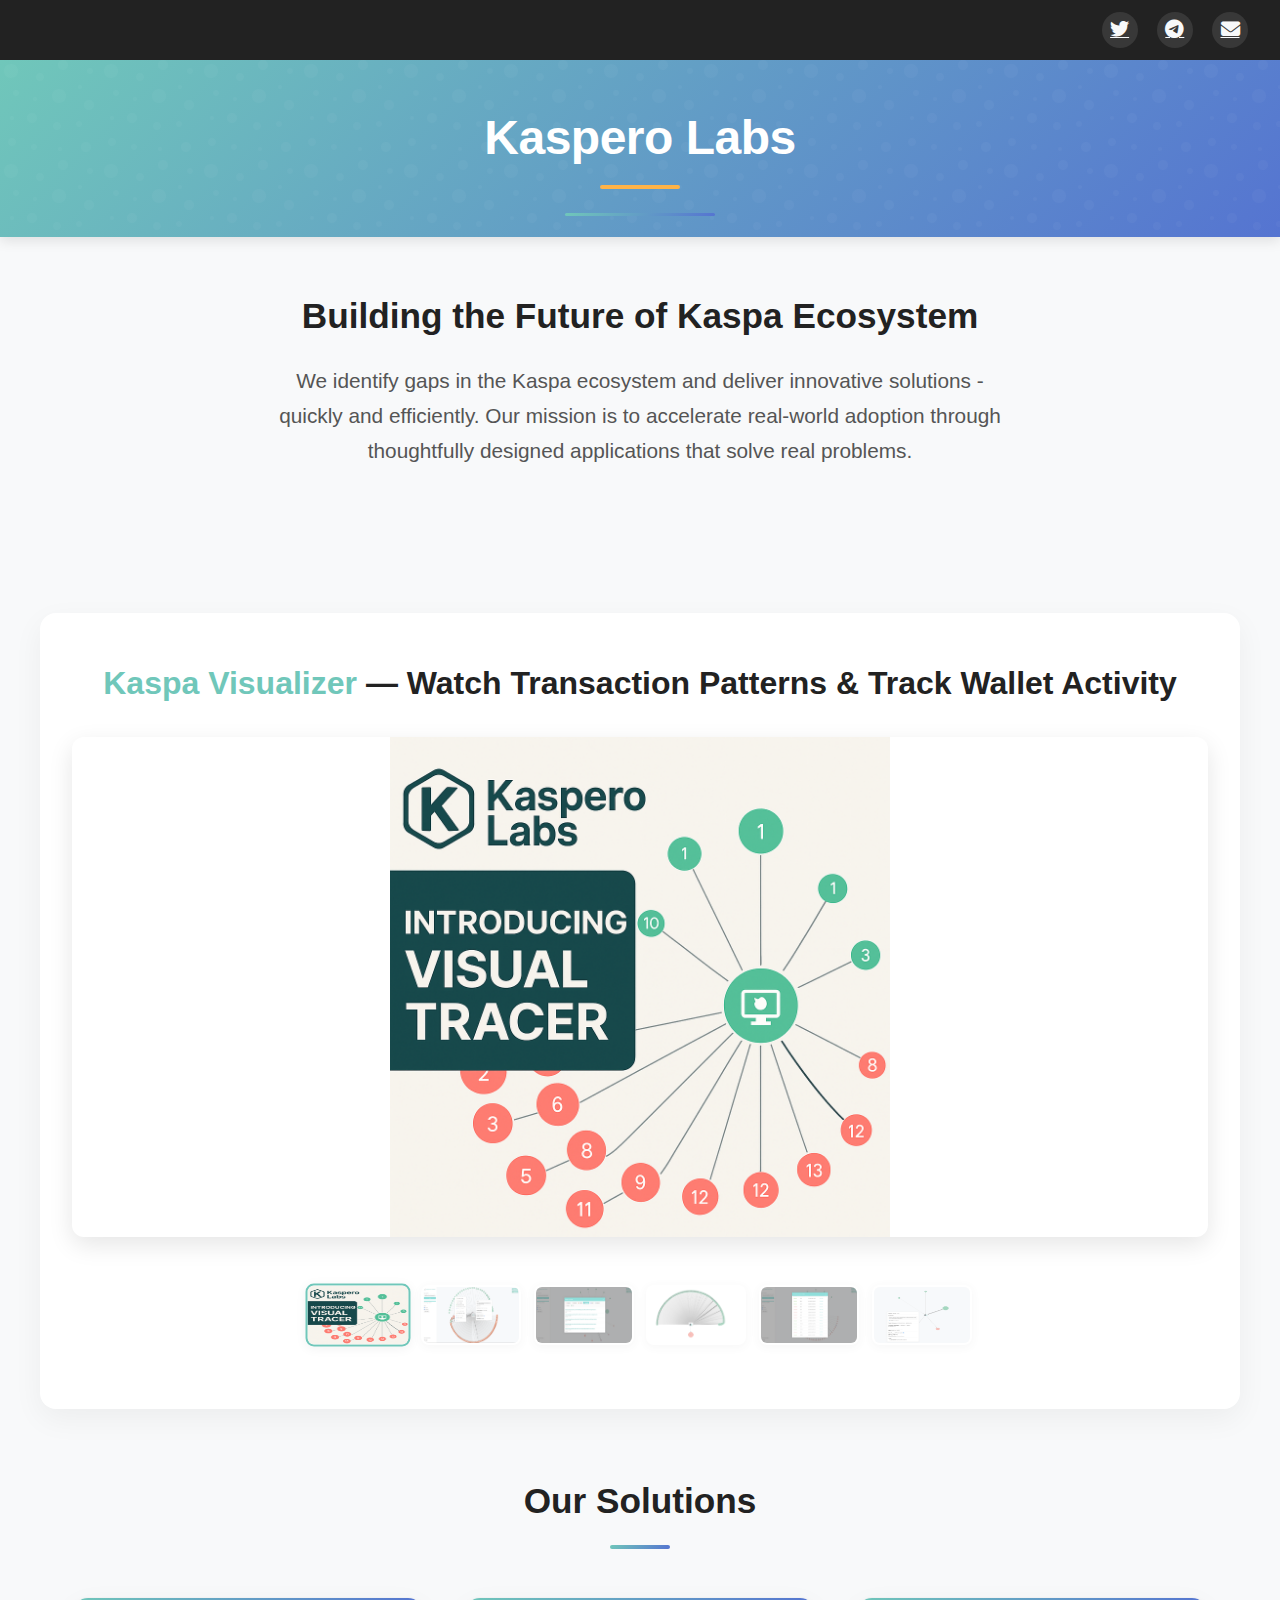
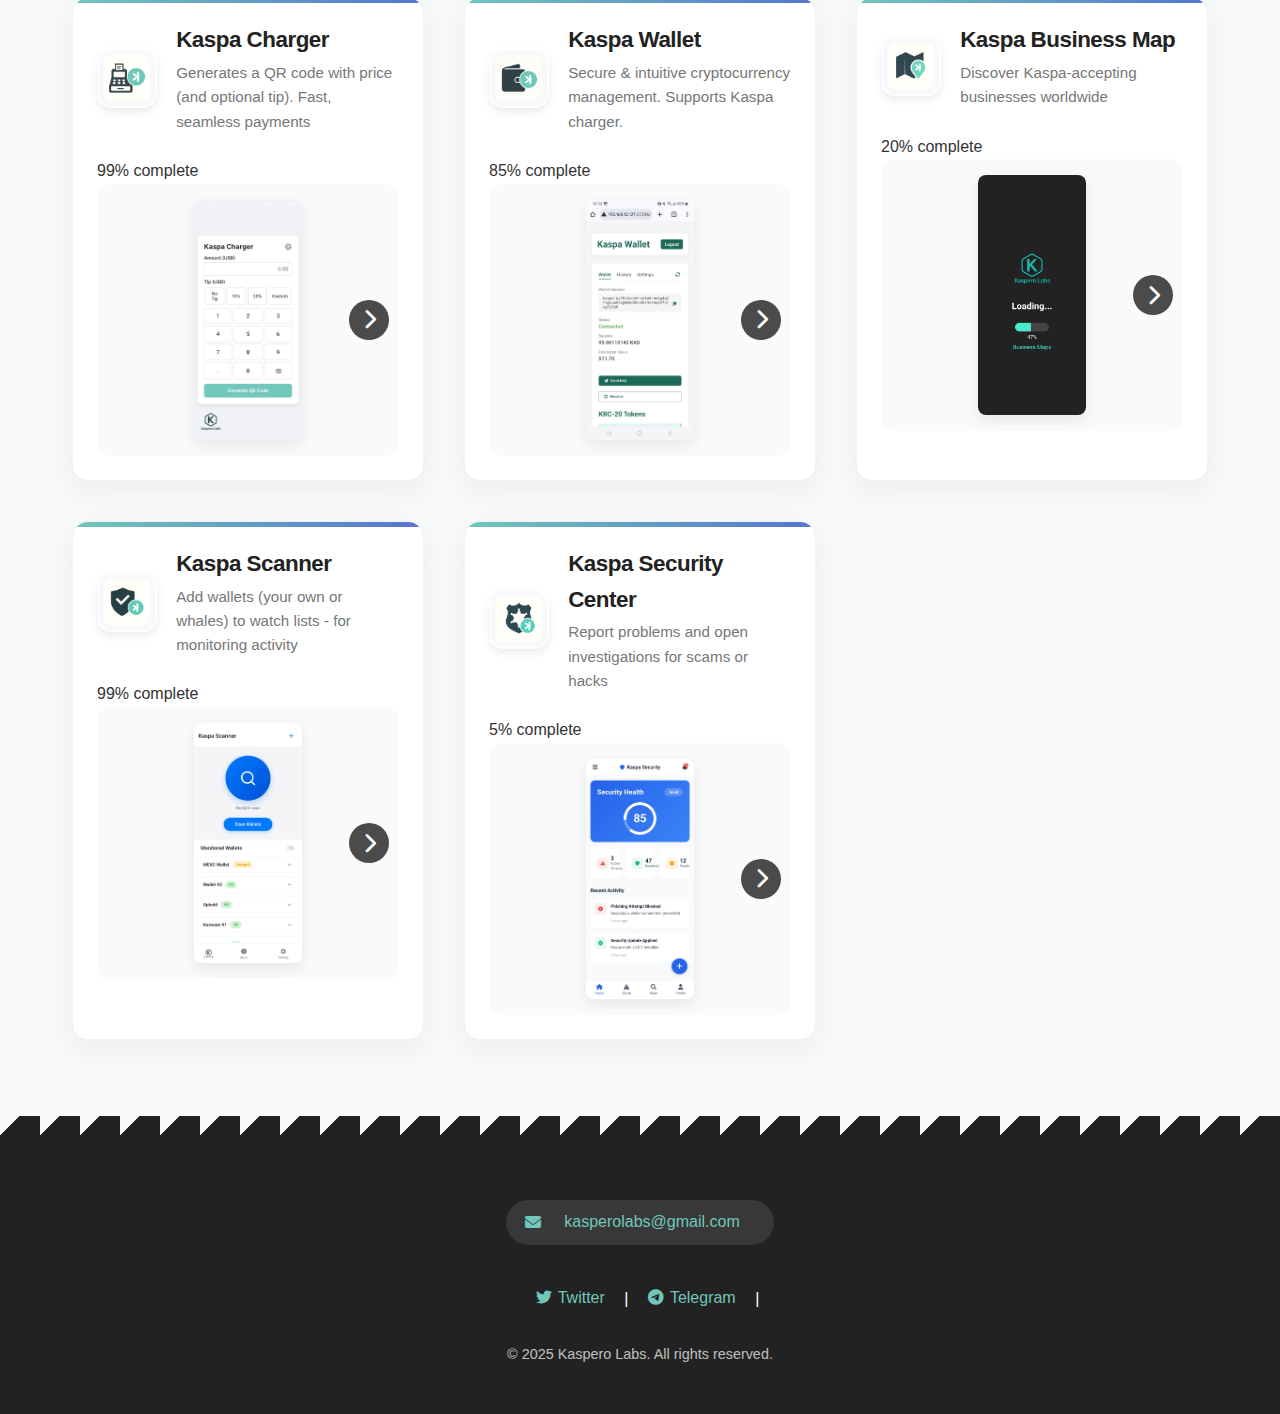
<file: index.html>
<!DOCTYPE html>
<html lang="en">
<head>
  <meta charset="UTF-8" />
  <meta name="viewport" content="width=device-width, initial-scale=1.0"/>
  <title>Kaspero Labs | Building for the kaspa end-user</title>
  <link rel="stylesheet" href="https://cdnjs.cloudflare.com/ajax/libs/font-awesome/6.4.0/css/all.min.css">
  <link rel="stylesheet" href="styles.css">
  
<!-- Google tag (gtag.js) -->
<script async src="https://www.googletagmanager.com/gtag/js?id=G-JQ4XJXW6HC"></script>
<script>
  window.dataLayer = window.dataLayer || [];
  function gtag(){dataLayer.push(arguments);}
  gtag('js', new Date());

  gtag('config', 'G-JQ4XJXW6HC');
</script>

</head>
<body>

<div class="top-bar">
  <div class="social-icons">
    <a href="https://x.com/KasperoLabs" target="_blank" rel="noopener noreferrer"><i class="fab fa-twitter"></i></a>
    <a href="https://t.me/+Hqaj7g7TL_gwYjU5" target="_blank" rel="noopener noreferrer"><i class="fab fa-telegram"></i></a>
    <a href="mailto:kasperolabs@gmail.com" target="_blank" rel="noopener noreferrer"><i class="fas fa-envelope"></i></a>
  </div>
</div>

<header>
  <h1>Kaspero Labs</h1>
</header>

<section class="intro">
  <h2>Building the Future of Kaspa Ecosystem</h2>
  <p>We identify gaps in the Kaspa ecosystem and deliver innovative solutions - quickly and efficiently. Our mission is to accelerate real-world adoption through thoughtfully designed applications that solve real problems.</p>
  <!--p class="collab-text">We are actively seeking collaborations with like-minded individuals and teams who share our passion for advancing the Kaspa ecosystem. If you're building in this space, let's connect and explore possibilities together.</p-->
</section>

<section class="tracer-section">
  <h2><span>Kaspa Visualizer</span> — Watch Transaction Patterns & Track Wallet Activity</h2>
  <img id="tracer-main" class="main-image" src="images/tracer1.png" alt="Tracer Screenshot">
  <div class="thumbnail-bar" id="tracer-thumbs">
    <img src="images/tracer1.png" onclick="selectTracer(0)" class="active" alt="Tracer Interface">
    <img src="images/tracer2.png" onclick="selectTracer(1)" alt="Tracer Network View">
    <img src="images/tracer3.png" onclick="selectTracer(2)" alt="Tracer Analytics">
    <img src="images/tracer4.png" onclick="selectTracer(3)" alt="Tracer Details">
    <img src="images/tracer5.png" onclick="selectTracer(4)" alt="Tracer Advanced View">
    <img src="images/tracer6.png" onclick="selectTracer(5)" alt="Tracer Dashboard">
  </div>
</section>

<h2 class="section-title">Our Solutions</h2>
<div class="apps-grid" id="apps-container"></div>


<footer id="contact">
  <div class="contact-email">
    <i class="fas fa-envelope"></i>
    <a href="mailto:kasperolabs@gmail.com" target="_blank" rel="noopener noreferrer">kasperolabs@gmail.com</a>
  </div>
  
  <div class="social-links">
    <a href="https://x.com/KasperoLabs" target="_blank" rel="noopener noreferrer"><i class="fab fa-twitter"></i> Twitter</a> | 
    <a href="https://t.me/+Hqaj7g7TL_gwYjU5" target="_blank" rel="noopener noreferrer"><i class="fab fa-telegram"></i> Telegram</a> | 
    <!-- <a href="#" target="_blank" rel="noopener noreferrer"><i class="fab fa-google-play"></i> Google Play (coming soon)</a> -->
  </div>
  
  <p class="copyright">© 2025 Kaspero Labs. All rights reserved.</p>
</footer>

<script src="script.js"></script>
</body>
</html>
</file>
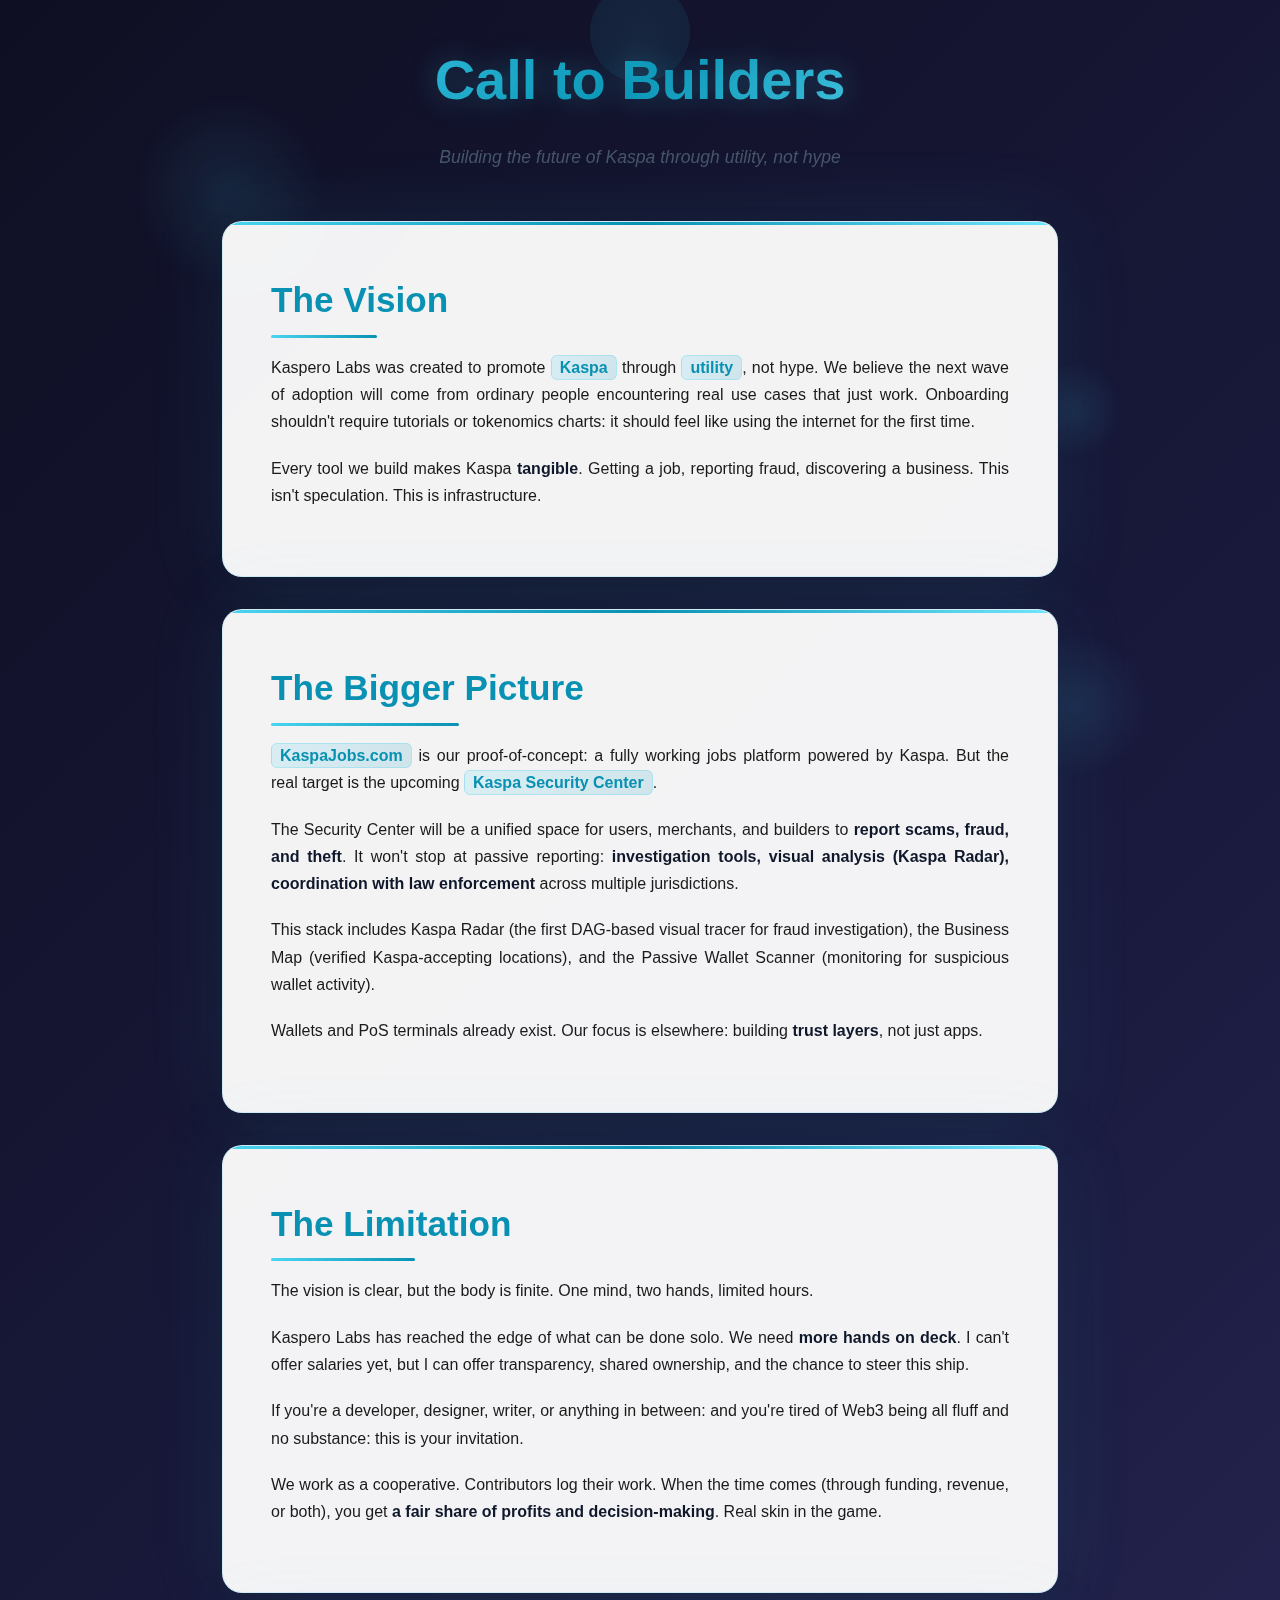
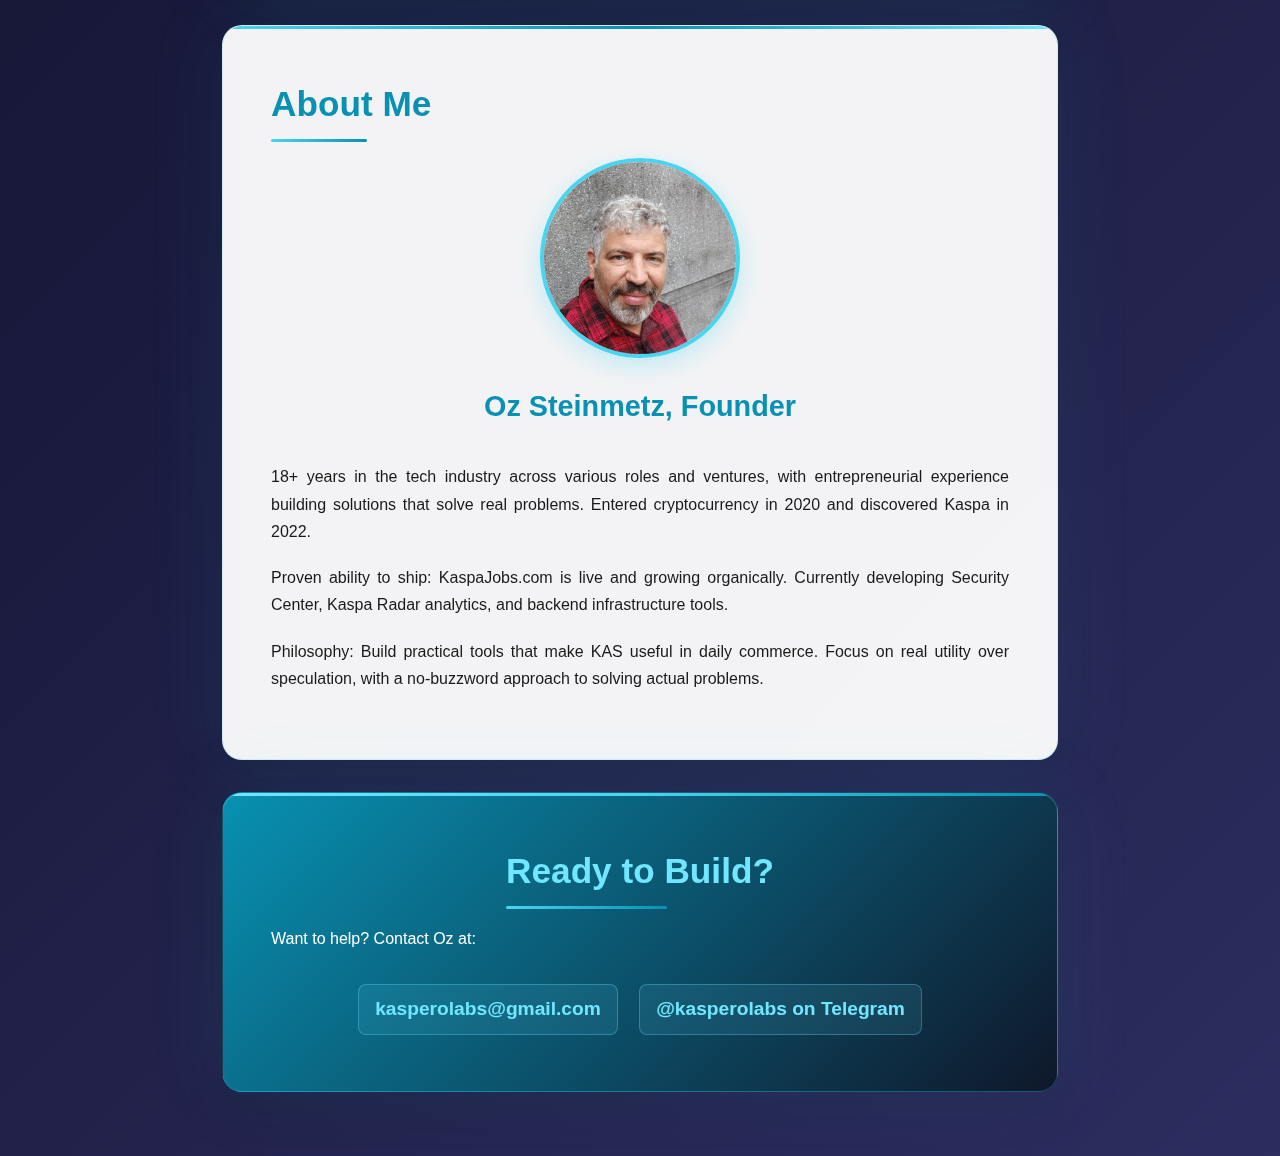
<file: call_to_builders.html>
<!DOCTYPE html>
<html lang="en">
<head>
    <meta charset="UTF-8">
    <meta name="viewport" content="width=device-width, initial-scale=1.0">
    <title>Call to Builders - Kaspero Labs</title>
    <style>
        * {
            margin: 0;
            padding: 0;
            box-sizing: border-box;
        }
        
        body {
            font-family: 'Inter', 'Segoe UI', Tahoma, Geneva, Verdana, sans-serif;
            line-height: 1.7;
            color: #1a1a1a;
            background: linear-gradient(135deg, #0f0f23 0%, #1a1a3e 50%, #2d2d5f 100%);
            min-height: 100vh;
            overflow-x: hidden;
        }
        
        .container {
            max-width: 900px;
            margin: 0 auto;
            padding: 2rem;
            position: relative;
        }
        
        .header {
            text-align: center;
            margin-bottom: 3rem;
            position: relative;
        }
        
        .header::before {
            content: '';
            position: absolute;
            top: -50px;
            left: 50%;
            transform: translateX(-50%);
            width: 100px;
            height: 100px;
            background: radial-gradient(circle, #49d4f0 0%, #0891b2 100%);
            border-radius: 50%;
            opacity: 0.1;
            animation: pulse 3s ease-in-out infinite;
        }
        
        @keyframes pulse {
            0%, 100% { transform: translateX(-50%) scale(1); opacity: 0.1; }
            50% { transform: translateX(-50%) scale(1.1); opacity: 0.2; }
        }
        
        .main-title {
            font-size: 3.5rem;
            font-weight: 800;
            background: linear-gradient(135deg, #49d4f0 0%, #0891b2 50%, #70e6ff 100%);
            -webkit-background-clip: text;
            -webkit-text-fill-color: transparent;
            background-clip: text;
            margin-bottom: 1rem;
            text-shadow: 0 0 30px rgba(73, 212, 240, 0.3);
        }
        
        .content-card {
            background: rgba(255, 255, 255, 0.95);
            backdrop-filter: blur(20px);
            border-radius: 20px;
            padding: 3rem;
            margin-bottom: 2rem;
            box-shadow: 
                0 20px 40px rgba(0, 0, 0, 0.1),
                0 0 80px rgba(73, 212, 240, 0.1),
                inset 0 1px 0 rgba(255, 255, 255, 0.2);
            border: 1px solid rgba(73, 212, 240, 0.2);
            position: relative;
            overflow: hidden;
        }
        
        .content-card::before {
            content: '';
            position: absolute;
            top: 0;
            left: 0;
            right: 0;
            height: 3px;
            background: linear-gradient(90deg, #49d4f0, #0891b2, #70e6ff);
        }
        
        .section-title {
            font-size: 2.2rem;
            font-weight: 700;
            color: #0891b2;
            margin-bottom: 1.5rem;
            position: relative;
            display: inline-block;
        }
        
        .section-title::after {
            content: '';
            position: absolute;
            bottom: -8px;
            left: 0;
            width: 60%;
            height: 3px;
            background: linear-gradient(90deg, #49d4f0, #0891b2);
            border-radius: 2px;
        }
        
        .highlight {
            background: linear-gradient(120deg, rgba(73, 212, 240, 0.15) 0%, rgba(8, 145, 178, 0.15) 100%);
            padding: 0.2em 0.5em;
            border-radius: 6px;
            font-weight: 600;
            color: #0891b2;
            border: 1px solid rgba(73, 212, 240, 0.3);
        }
        
        .strong-text {
            font-weight: 700;
            color: #0f172a;
        }
        
        .contact-section {
            background: linear-gradient(135deg, #0891b2 0%, #0f172a 100%);
            color: white;
            text-align: center;
            position: relative;
            overflow: hidden;
        }
        
        .contact-section::before {
            background: linear-gradient(90deg, #70e6ff, #49d4f0, #0891b2);
        }
        
        .contact-info {
            font-size: 1.2rem;
            margin-top: 1.5rem;
        }
        
        .email-link, .telegram-link {
            color: #70e6ff;
            text-decoration: none;
            font-weight: 600;
            padding: 0.5rem 1rem;
            border-radius: 8px;
            background: rgba(112, 230, 255, 0.1);
            border: 1px solid rgba(112, 230, 255, 0.3);
            display: inline-block;
            margin: 0.5rem;
            transition: all 0.3s ease;
        }
        
        .email-link:hover, .telegram-link:hover {
            background: rgba(112, 230, 255, 0.2);
            transform: translateY(-2px);
            box-shadow: 0 10px 20px rgba(112, 230, 255, 0.2);
        }
        
        .floating-elements {
            position: fixed;
            top: 0;
            left: 0;
            width: 100%;
            height: 100%;
            pointer-events: none;
            z-index: -1;
        }
        
        .floating-circle {
            position: absolute;
            border-radius: 50%;
            background: radial-gradient(circle, rgba(73, 212, 240, 0.1) 0%, transparent 70%);
            animation: float 20s infinite linear;
        }
        
        .floating-circle:nth-child(1) {
            width: 200px;
            height: 200px;
            top: 10%;
            left: 10%;
            animation-delay: 0s;
        }
        
        .floating-circle:nth-child(2) {
            width: 150px;
            height: 150px;
            top: 70%;
            right: 10%;
            animation-delay: -10s;
        }
        
        .floating-circle:nth-child(3) {
            width: 100px;
            height: 100px;
            top: 40%;
            left: 80%;
            animation-delay: -5s;
        }
        
        @keyframes float {
            0%, 100% { transform: translateY(0px) rotate(0deg); }
            25% { transform: translateY(-20px) rotate(90deg); }
            50% { transform: translateY(0px) rotate(180deg); }
            75% { transform: translateY(20px) rotate(270deg); }
        }
        
        @media (max-width: 768px) {
            .container {
                padding: 1rem;
            }
            
            .main-title {
                font-size: 2.5rem;
            }
            
            .content-card {
                padding: 2rem;
            }
            
            .section-title {
                font-size: 1.8rem;
            }
        }
        
        p {
            margin-bottom: 1.2rem;
            text-align: justify;
        }
        
        .intro-text {
            font-size: 1.1rem;
            font-style: italic;
            color: #475569;
            text-align: center;
            margin-bottom: 2rem;
        }
    </style>
</head>
<body>
    <div class="floating-elements">
        <div class="floating-circle"></div>
        <div class="floating-circle"></div>
        <div class="floating-circle"></div>
    </div>
    
    <div class="container">
        <header class="header">
            <h1 class="main-title">Call to Builders</h1>
            <p class="intro-text">Building the future of Kaspa through utility, not hype</p>
        </header>
        
        <div class="content-card">
            <h2 class="section-title">The Vision</h2>
            <p>Kaspero Labs was created to promote <span class="highlight">Kaspa</span> through <span class="highlight">utility</span>, not hype. We believe the next wave of adoption will come from ordinary people encountering real use cases that just work. Onboarding shouldn't require tutorials or tokenomics charts: it should feel like using the internet for the first time.</p>
            <p>Every tool we build makes Kaspa <span class="strong-text">tangible</span>. Getting a job, reporting fraud, discovering a business. This isn't speculation. This is infrastructure.</p>
        </div>
        
        <div class="content-card">
            <h2 class="section-title">The Bigger Picture</h2>
            <p><a href="https://kaspajobs.com" class="highlight" style="text-decoration: none;" target="_blank">KaspaJobs.com</a> is our proof-of-concept: a fully working jobs platform powered by Kaspa. But the real target is the upcoming <span class="highlight">Kaspa Security Center</span>.</p>
            <p>The Security Center will be a unified space for users, merchants, and builders to <span class="strong-text">report scams, fraud, and theft</span>. It won't stop at passive reporting: <span class="strong-text">investigation tools, visual analysis (Kaspa Radar), coordination with law enforcement</span> across multiple jurisdictions.</p>
            <p>This stack includes Kaspa Radar (the first DAG-based visual tracer for fraud investigation), the Business Map (verified Kaspa-accepting locations), and the Passive Wallet Scanner (monitoring for suspicious wallet activity).</p>
            <p>Wallets and PoS terminals already exist. Our focus is elsewhere: building <span class="strong-text">trust layers</span>, not just apps.</p>
        </div>
        
        <div class="content-card">
            <h2 class="section-title">The Limitation</h2>
            <p>The vision is clear, but the body is finite. One mind, two hands, limited hours.</p>
            <p>Kaspero Labs has reached the edge of what can be done solo. We need <span class="strong-text">more hands on deck</span>. I can't offer salaries yet, but I can offer transparency, shared ownership, and the chance to steer this ship.</p>
            <p>If you're a developer, designer, writer, or anything in between: and you're tired of Web3 being all fluff and no substance: this is your invitation.</p>
            <p>We work as a cooperative. Contributors log their work. When the time comes (through funding, revenue, or both), you get <span class="strong-text">a fair share of profits and decision-making</span>. Real skin in the game.</p>
        </div>
        
        <div class="content-card">
            <h2 class="section-title">About Me</h2>
            <div style="text-align: center; margin-bottom: 2rem;">
                <img src="images/photo.jpg" style="width: 200px; height: 200px; border-radius: 50%; object-fit: cover; border: 4px solid #49d4f0; box-shadow: 0 8px 24px rgba(73, 212, 240, 0.3); margin-bottom: 1rem;">
                <h3 style="color: #0891b2; font-size: 1.8rem; margin-bottom: 1rem; font-weight: 700;">Oz Steinmetz, Founder</h3>
            </div>
            <p>18+ years in the tech industry across various roles and ventures, with entrepreneurial experience building solutions that solve real problems. Entered cryptocurrency in 2020 and discovered Kaspa in 2022.</p>
            <p>Proven ability to ship: KaspaJobs.com is live and growing organically. Currently developing Security Center, Kaspa Radar analytics, and backend infrastructure tools.</p>
            <p>Philosophy: Build practical tools that make KAS useful in daily commerce. Focus on real utility over speculation, with a no-buzzword approach to solving actual problems.</p>
        </div>
        
        <div class="content-card contact-section">
            <h2 class="section-title" style="color: #70e6ff;">Ready to Build?</h2>
            <p>Want to help? Contact Oz at:</p>
            <div class="contact-info">
                <a href="mailto:kasperolabs@gmail.com" class="email-link">kasperolabs@gmail.com</a>
                <a href="https://t.me/kasperolabs" class="telegram-link" target="_blank">@kasperolabs on Telegram</a>
            </div>
        </div>
    </div>
</body>
</html>
</file>
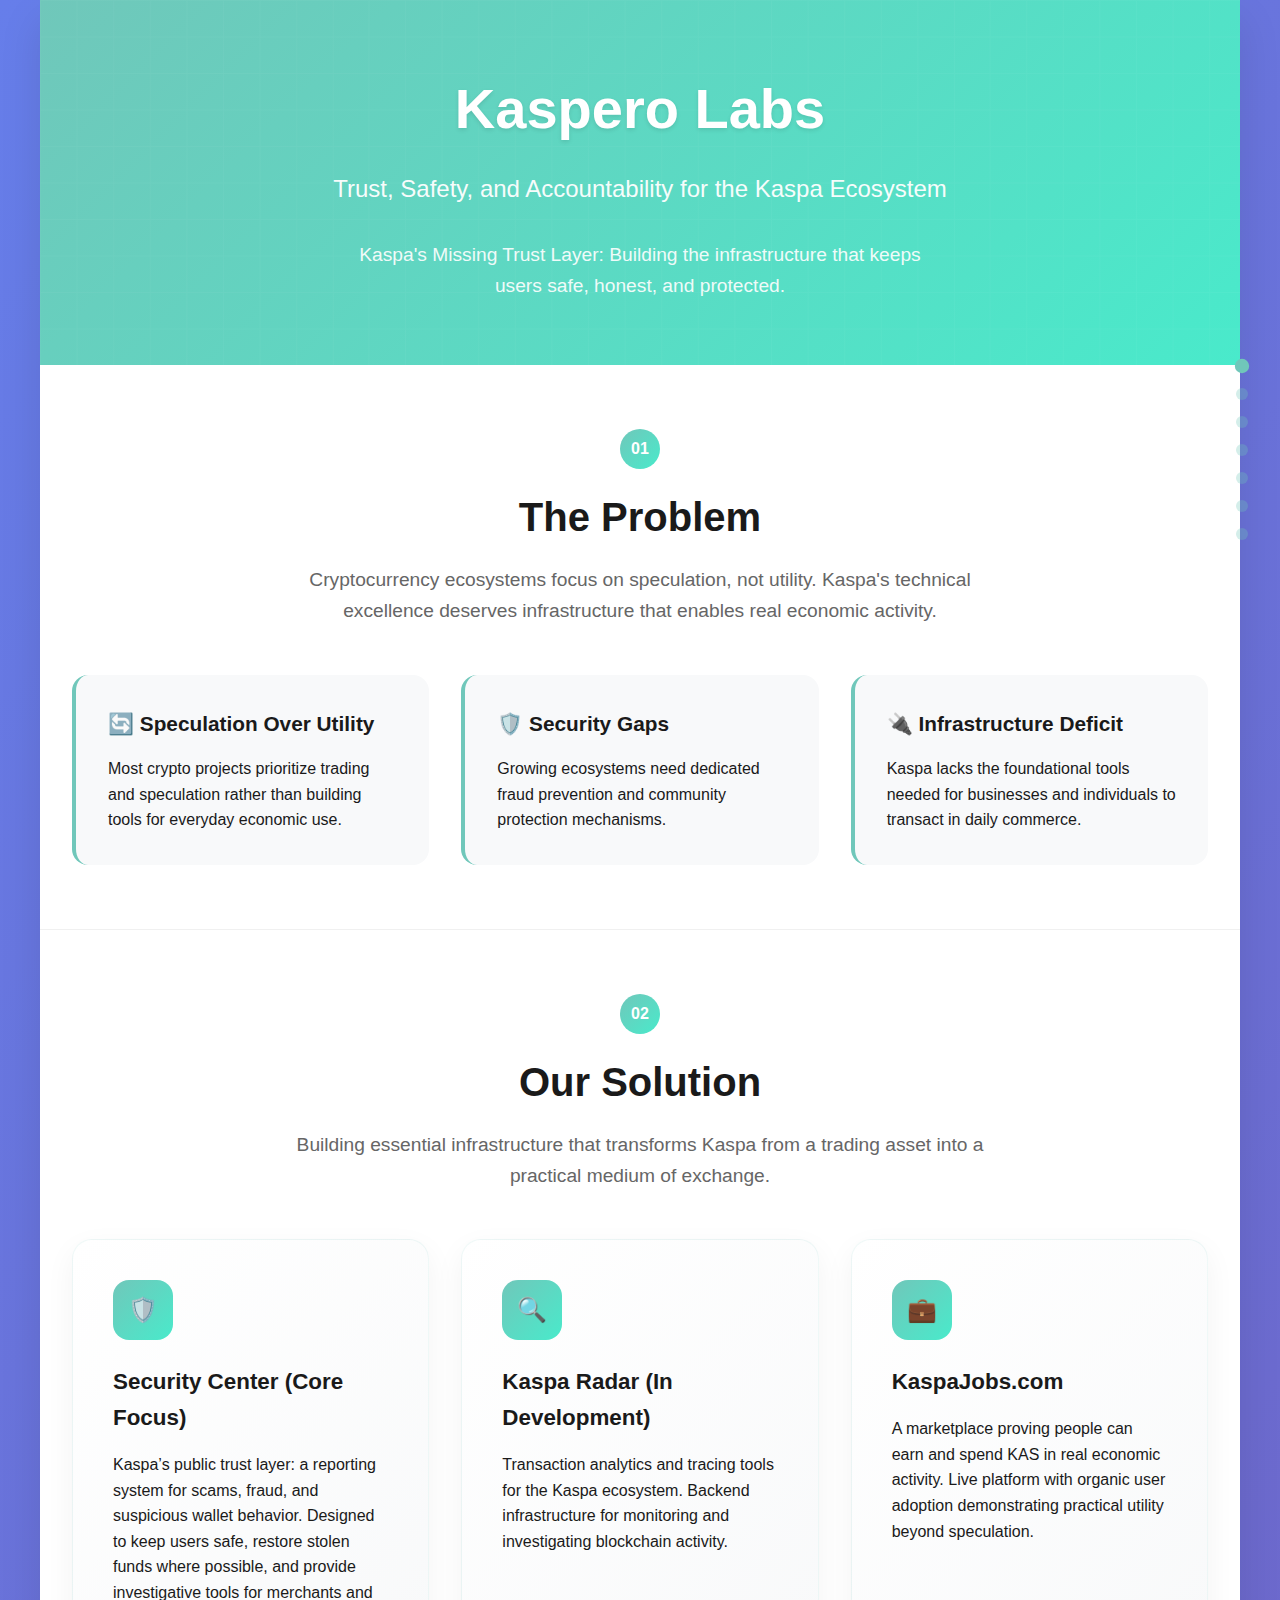
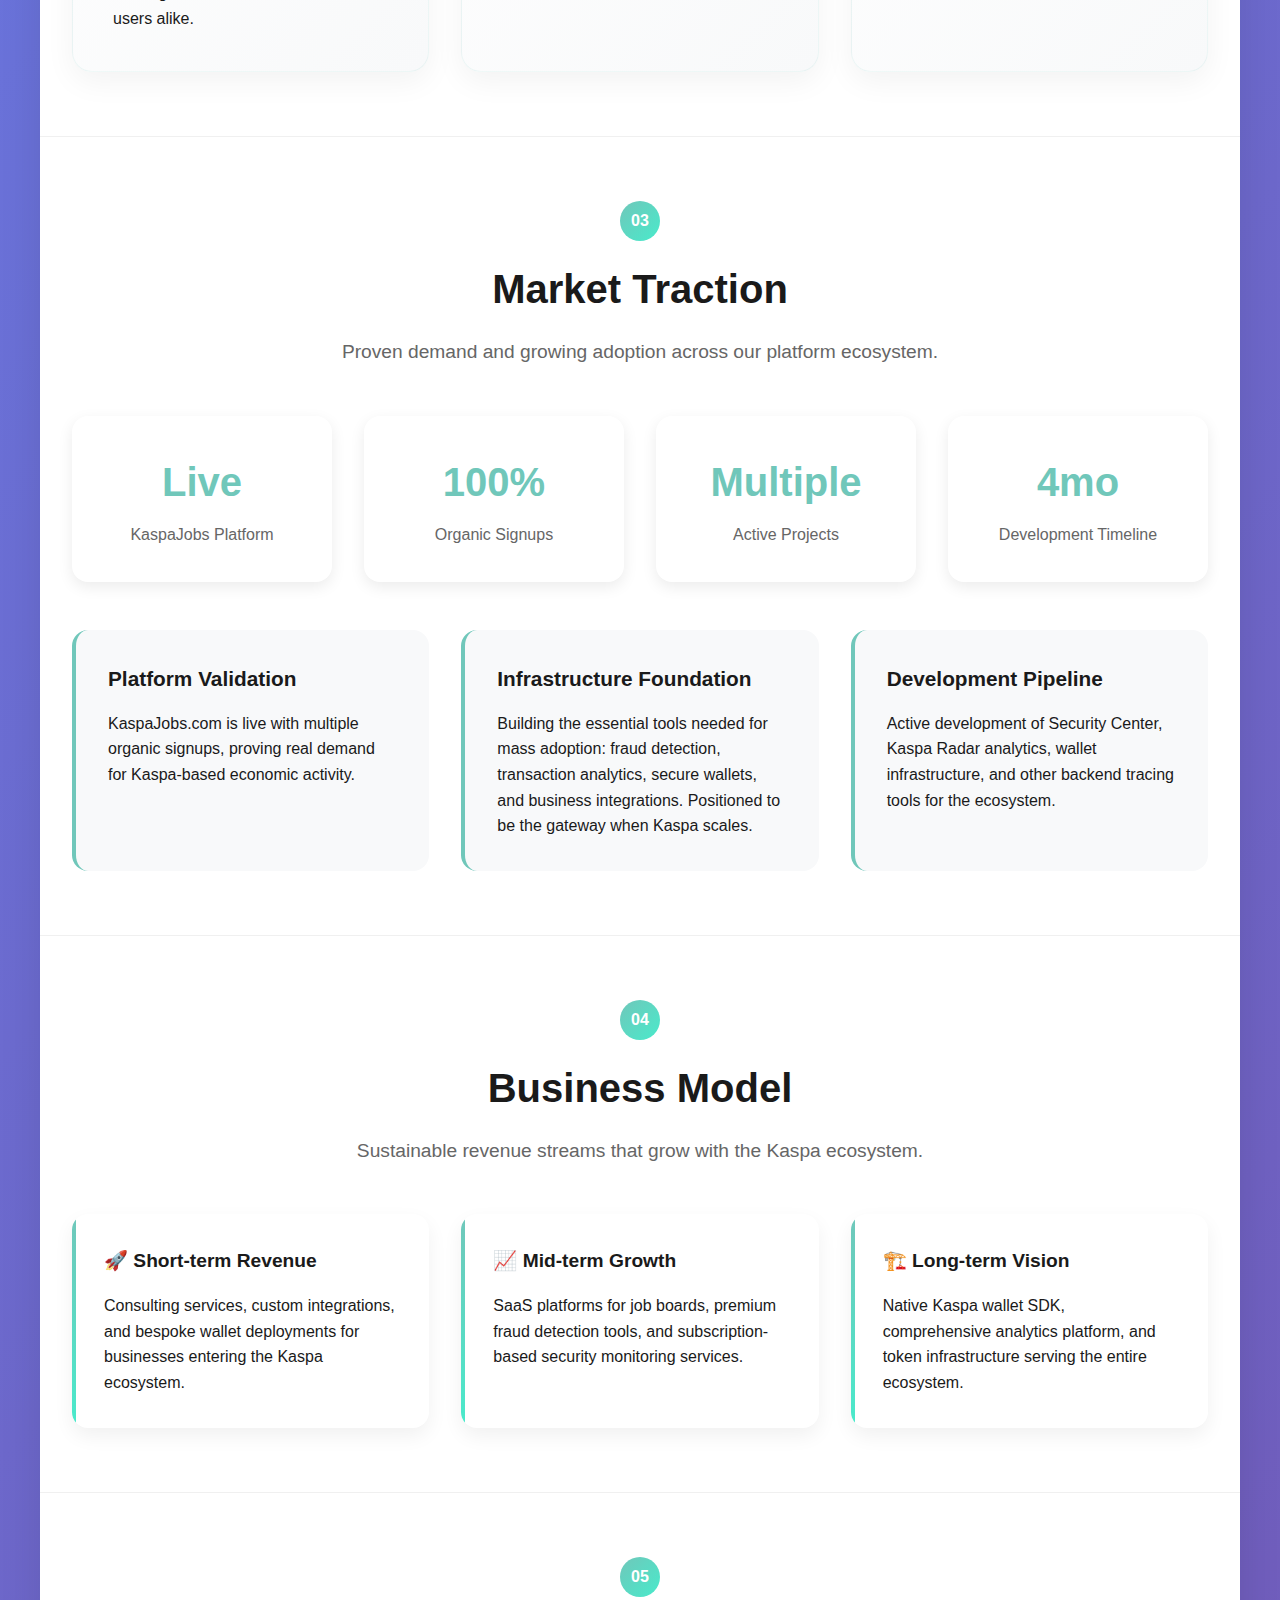
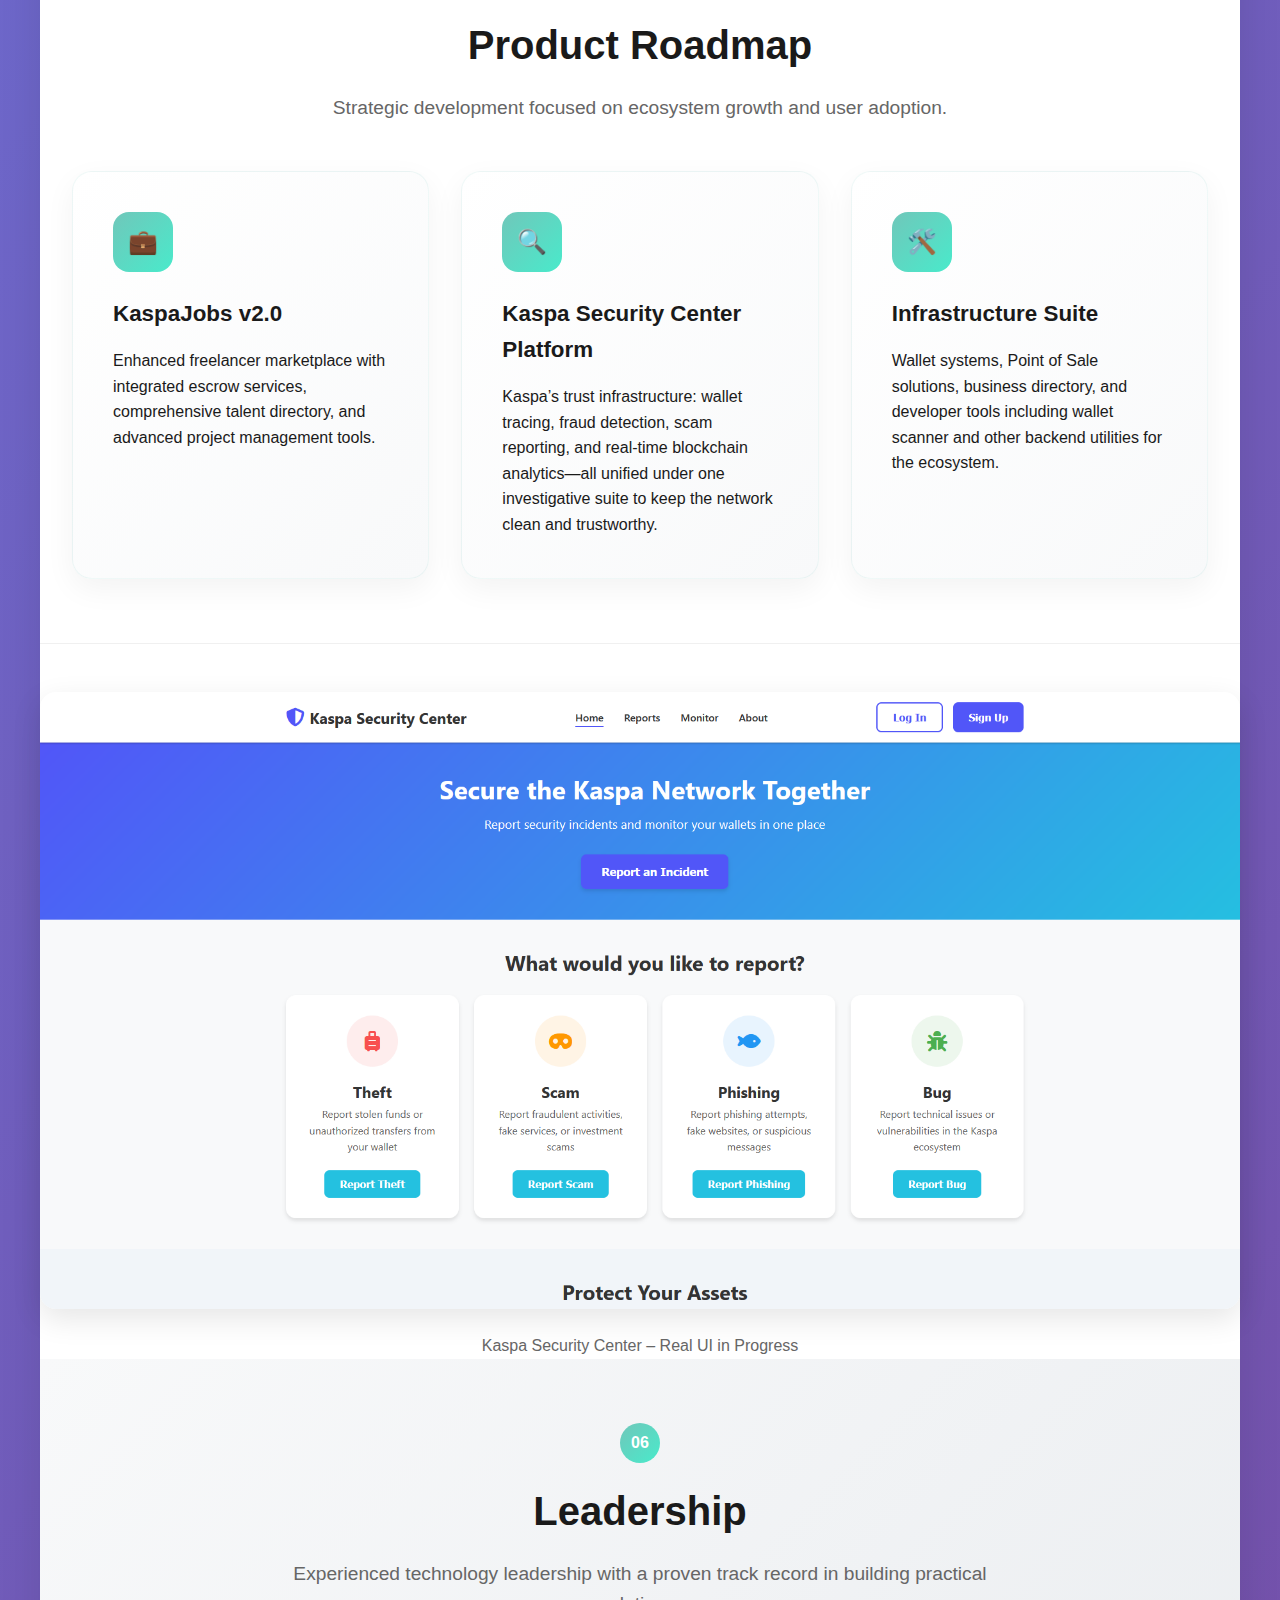
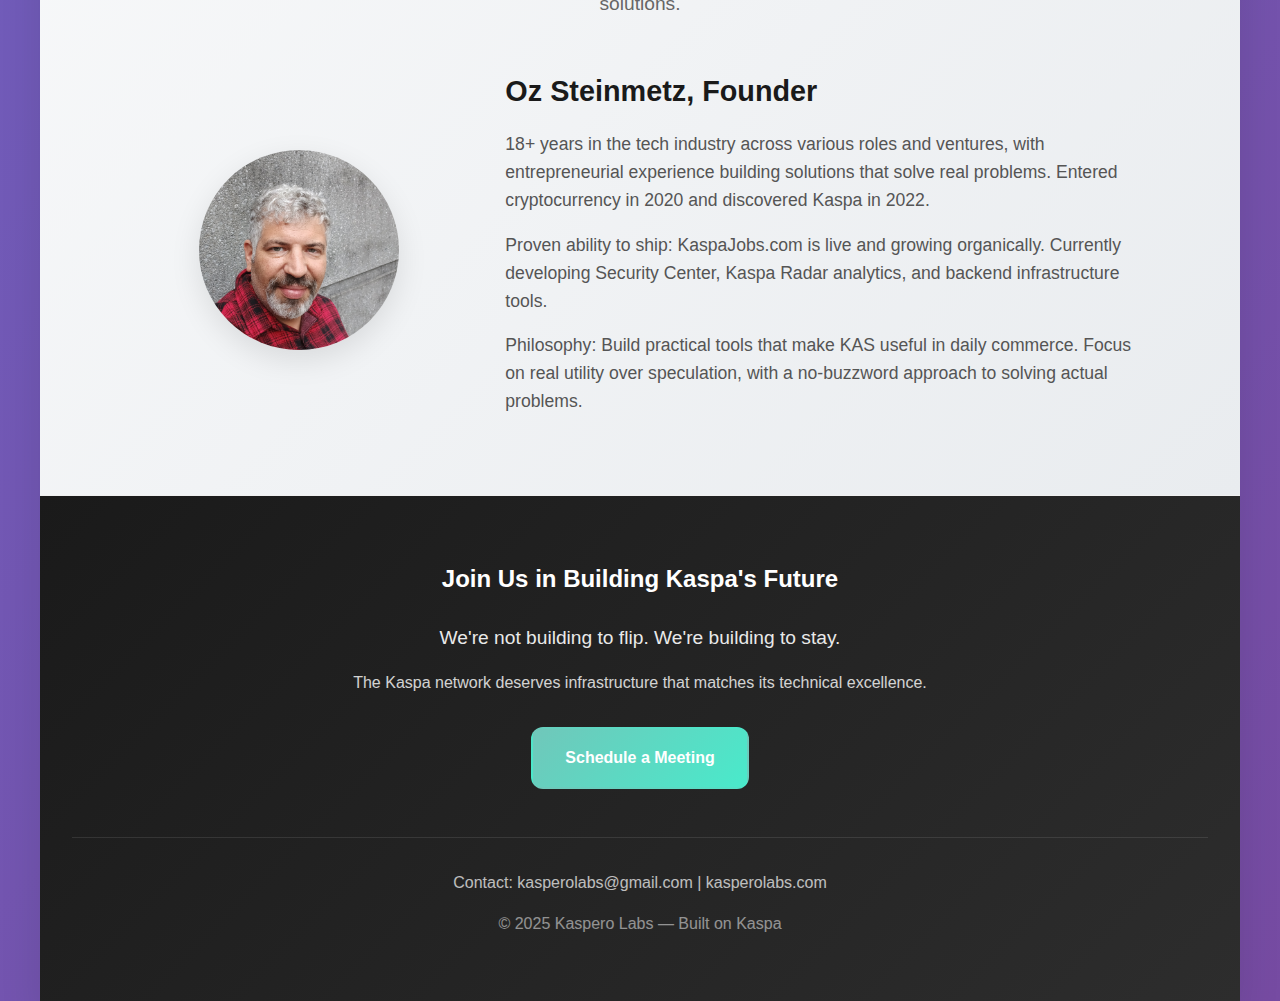
<file: kaspero-investors.html>
<!DOCTYPE html>
<html lang="en">
<head>
  <meta charset="UTF-8">
  <meta name="viewport" content="width=device-width, initial-scale=1.0">
  <title>Kaspero Labs - Investor Pitch Deck</title>
  <style>
    * {
      margin: 0;
      padding: 0;
      box-sizing: border-box;
    }

    body {
      font-family: 'Inter', -apple-system, BlinkMacSystemFont, sans-serif;
      line-height: 1.6;
      color: #1a1a1a;
      background: linear-gradient(135deg, #667eea 0%, #764ba2 100%);
      overflow-x: hidden;
    }

    .container {
      max-width: 1200px;
      margin: 0 auto;
      background: white;
      min-height: 100vh;
      box-shadow: 0 20px 40px rgba(0,0,0,0.1);
    }

    /* Hero Section */
    .hero {
      background: linear-gradient(135deg, #70C7BA 0%, #49EACB 100%);
      color: white;
      padding: 4rem 2rem;
      text-align: center;
      position: relative;
      overflow: hidden;
    }

    .hero::before {
      content: '';
      position: absolute;
      top: 0;
      left: 0;
      right: 0;
      bottom: 0;
      background: url('data:image/svg+xml,<svg xmlns="http://www.w3.org/2000/svg" viewBox="0 0 100 100"><defs><pattern id="grid" width="10" height="10" patternUnits="userSpaceOnUse"><path d="M 10 0 L 0 0 0 10" fill="none" stroke="rgba(255,255,255,0.1)" stroke-width="0.5"/></pattern></defs><rect width="100" height="100" fill="url(%23grid)"/></svg>');
      opacity: 0.3;
    }

    .hero-content {
      position: relative;
      z-index: 1;
    }

    .hero h1 {
      font-size: 3.5rem;
      font-weight: 700;
      margin-bottom: 1rem;
      text-shadow: 0 2px 4px rgba(0,0,0,0.1);
    }

    .hero .tagline {
      font-size: 1.5rem;
      opacity: 0.95;
      margin-bottom: 2rem;
      font-weight: 300;
    }

    .hero .subtitle {
      font-size: 1.2rem;
      opacity: 0.9;
      max-width: 600px;
      margin: 0 auto;
      font-weight: 400;
    }

    /* Navigation Dots */
    .nav-dots {
      position: fixed;
      right: 2rem;
      top: 50%;
      transform: translateY(-50%);
      z-index: 1000;
    }

    .nav-dot {
      width: 12px;
      height: 12px;
      border-radius: 50%;
      background: rgba(112, 199, 186, 0.3);
      margin: 1rem 0;
      cursor: pointer;
      transition: all 0.3s ease;
    }

    .nav-dot.active {
      background: #70C7BA;
      transform: scale(1.2);
    }

    /* Sections */
    .section {
      padding: 4rem 2rem;
      border-bottom: 1px solid #f0f0f0;
    }

    .section:last-child {
      border-bottom: none;
    }

    .section-header {
      text-align: center;
      margin-bottom: 3rem;
    }

    .section-number {
      display: inline-block;
      background: linear-gradient(135deg, #70C7BA, #49EACB);
      color: white;
      width: 40px;
      height: 40px;
      border-radius: 50%;
      line-height: 40px;
      font-weight: bold;
      margin-bottom: 1rem;
    }

    .section h2 {
      font-size: 2.5rem;
      color: #1a1a1a;
      margin-bottom: 1rem;
      font-weight: 600;
    }

    .section-subtitle {
      font-size: 1.2rem;
      color: #666;
      max-width: 700px;
      margin: 0 auto;
    }

    /* Problem Section */
    .problem-grid {
      display: grid;
      grid-template-columns: repeat(auto-fit, minmax(300px, 1fr));
      gap: 2rem;
      margin-top: 3rem;
    }

    .problem-card {
      background: #f8f9fa;
      padding: 2rem;
      border-radius: 16px;
      border-left: 4px solid #70C7BA;
      transition: transform 0.3s ease, box-shadow 0.3s ease;
    }

    .problem-card:hover {
      transform: translateY(-5px);
      box-shadow: 0 10px 25px rgba(0,0,0,0.1);
    }

    .problem-card h3 {
      color: #1a1a1a;
      margin-bottom: 1rem;
      font-size: 1.3rem;
    }

    /* Solution Grid */
    .solution-grid {
      display: grid;
      grid-template-columns: repeat(auto-fit, minmax(350px, 1fr));
      gap: 2rem;
      margin-top: 3rem;
    }

    .solution-card {
      background: linear-gradient(135deg, #fff 0%, #f8f9fa 100%);
      padding: 2.5rem;
      border-radius: 20px;
      box-shadow: 0 10px 30px rgba(0,0,0,0.05);
      transition: all 0.3s ease;
      border: 1px solid rgba(112, 199, 186, 0.1);
    }

    .solution-card:hover {
      transform: translateY(-8px);
      box-shadow: 0 20px 40px rgba(0,0,0,0.1);
      border-color: #70C7BA;
    }

    .solution-icon {
      width: 60px;
      height: 60px;
      background: linear-gradient(135deg, #70C7BA, #49EACB);
      border-radius: 16px;
      display: flex;
      align-items: center;
      justify-content: center;
      font-size: 1.5rem;
      margin-bottom: 1.5rem;
    }

    .solution-card h3 {
      font-size: 1.4rem;
      margin-bottom: 1rem;
      color: #1a1a1a;
    }

    /* Traction Metrics */
    .metrics-grid {
      display: grid;
      grid-template-columns: repeat(auto-fit, minmax(200px, 1fr));
      gap: 2rem;
      margin-top: 3rem;
    }

    .metric-card {
      background: white;
      padding: 2rem;
      border-radius: 16px;
      text-align: center;
      box-shadow: 0 5px 15px rgba(0,0,0,0.08);
      border: 2px solid transparent;
      transition: all 0.3s ease;
    }

    .metric-card:hover {
      border-color: #70C7BA;
      transform: translateY(-3px);
    }

    .metric-number {
      font-size: 2.5rem;
      font-weight: 700;
      color: #70C7BA;
      display: block;
    }

    .metric-label {
      color: #666;
      font-weight: 500;
      margin-top: 0.5rem;
    }

    /* Business Model */
    .business-phases {
      display: grid;
      grid-template-columns: repeat(auto-fit, minmax(300px, 1fr));
      gap: 2rem;
      margin-top: 3rem;
    }

    .phase-card {
      background: white;
      padding: 2rem;
      border-radius: 16px;
      box-shadow: 0 8px 20px rgba(0,0,0,0.06);
      position: relative;
      overflow: hidden;
    }

    .phase-card::before {
      content: '';
      position: absolute;
      top: 0;
      left: 0;
      width: 4px;
      height: 100%;
      background: linear-gradient(to bottom, #70C7BA, #49EACB);
    }

    .phase-title {
      font-size: 1.2rem;
      font-weight: 600;
      margin-bottom: 1rem;
      color: #1a1a1a;
    }

    /* Founder Section */
    .founder-section {
      background: linear-gradient(135deg, #f8f9fa 0%, #e9ecef 100%);
    }

    .founder-content {
      display: grid;
      grid-template-columns: 1fr 2fr;
      gap: 3rem;
      align-items: center;
      max-width: 1000px;
      margin: 0 auto;
    }

.founder-image {
  width: 200px;
  height: 200px;
  border-radius: 50%; 
  background-image: url('images/photo.jpg');
  background-size: cover;
  background-position: center;
  object-fit: cover;
  margin: 0 auto;
  box-shadow: 0 10px 30px rgba(0,0,0,0.1);
}

    .founder-bio h3 {
      font-size: 1.8rem;
      margin-bottom: 1rem;
      color: #1a1a1a;
    }

    .founder-bio p {
      color: #555;
      margin-bottom: 1rem;
      font-size: 1.1rem;
    }

    /* CTA Section */
    .cta-section {
      background: linear-gradient(135deg, #1a1a1a 0%, #2d2d2d 100%);
      color: white;
      text-align: center;
      padding: 4rem 2rem;
    }

    .cta-section h2 {
      color: white;
      margin-bottom: 1.5rem;
    }

    .cta-buttons {
      display: flex;
      gap: 1rem;
      justify-content: center;
      flex-wrap: wrap;
      margin-top: 2rem;
    }

    .btn {
      display: inline-block;
      padding: 1rem 2rem;
      border-radius: 12px;
      text-decoration: none;
      font-weight: 600;
      transition: all 0.3s ease;
      border: 2px solid transparent;
    }

    .btn-primary {
      background: linear-gradient(135deg, #70C7BA, #49EACB);
      color: white;
    }

    .btn-primary:hover {
      transform: translateY(-2px);
      box-shadow: 0 10px 20px rgba(112, 199, 186, 0.3);
    }

    .btn-secondary {
      background: transparent;
      color: white;
      border-color: white;
    }

    .btn-secondary:hover {
      background: white;
      color: #1a1a1a;
    }

    /* Responsive Design */
    @media (max-width: 768px) {
      .hero h1 {
        font-size: 2.5rem;
      }
      
      .hero .tagline {
        font-size: 1.2rem;
      }
      
      .section {
        padding: 3rem 1rem;
      }
      
      .founder-content {
        grid-template-columns: 1fr;
        text-align: center;
      }
      
      .nav-dots {
        display: none;
      }
    }

    /* Animations */
    @keyframes fadeInUp {
      from {
        opacity: 0;
        transform: translateY(30px);
      }
      to {
        opacity: 1;
        transform: translateY(0);
      }
    }

    .animate-in {
      animation: fadeInUp 0.6s ease-out;
    }
  </style>
</head>
<body>
  <div class="container">
    <!-- Navigation Dots -->
    <div class="nav-dots">
      <div class="nav-dot active"></div>
      <div class="nav-dot"></div>
      <div class="nav-dot"></div>
      <div class="nav-dot"></div>
      <div class="nav-dot"></div>
      <div class="nav-dot"></div>
      <div class="nav-dot"></div>
    </div>

    <!-- Hero Section -->
    <section class="hero">
      <div class="hero-content">
        <h1>Kaspero Labs</h1>
        <p class="tagline">Trust, Safety, and Accountability for the Kaspa Ecosystem</p>
        <p class="subtitle">Kaspa's Missing Trust Layer: Building the infrastructure that keeps users safe, honest, and protected.</p>
      </div>
    </section>

    <!-- Problem Section -->
    <section class="section">
      <div class="section-header">
        <div class="section-number">01</div>
        <h2>The Problem</h2>
        <p class="section-subtitle">Cryptocurrency ecosystems focus on speculation, not utility. Kaspa's technical excellence deserves infrastructure that enables real economic activity.</p>
      </div>
      
      <div class="problem-grid">
        <div class="problem-card">
          <h3>🔄 Speculation Over Utility</h3>
          <p>Most crypto projects prioritize trading and speculation rather than building tools for everyday economic use.</p>
        </div>
        <div class="problem-card">
          <h3>🛡️ Security Gaps</h3>
          <p>Growing ecosystems need dedicated fraud prevention and community protection mechanisms.</p>
        </div>
        <div class="problem-card">
          <h3>🔌 Infrastructure Deficit</h3>
          <p>Kaspa lacks the foundational tools needed for businesses and individuals to transact in daily commerce.</p>
        </div>
      </div>
    </section>

    <!-- Solution Section -->
    <section class="section">
      <div class="section-header">
        <div class="section-number">02</div>
        <h2>Our Solution</h2>
        <p class="section-subtitle">Building essential infrastructure that transforms Kaspa from a trading asset into a practical medium of exchange.</p>
      </div>
  
      <div class="solution-grid">
        <div class="solution-card">
          <div class="solution-icon">🛡️</div>
          <h3>Security Center (Core Focus)</h3>
          <p>Kaspa’s public trust layer: a reporting system for scams, fraud, and suspicious wallet behavior. Designed to keep users safe, restore stolen funds where possible, and provide investigative tools for merchants and users alike.</p>
        </div>
	 <div class="solution-card">
          <div class="solution-icon">🔍</div>
          <h3>Kaspa Radar (In Development)</h3>
          <p>Transaction analytics and tracing tools for the Kaspa ecosystem. Backend infrastructure for monitoring and investigating blockchain activity.</p>
        </div>
        <div class="solution-card">
          <div class="solution-icon">💼️</div>
          <h3>KaspaJobs.com</h3>
          <p>A marketplace proving people can earn and spend KAS in real economic activity. Live platform with organic user adoption demonstrating practical utility beyond speculation.</p>
        </div>

      </div>
    </section>

    <!-- Traction Section -->
    <section class="section">
      <div class="section-header">
        <div class="section-number">03</div>
        <h2>Market Traction</h2>
        <p class="section-subtitle">Proven demand and growing adoption across our platform ecosystem.</p>
      </div>
      
      <div class="metrics-grid">
        <div class="metric-card">
          <span class="metric-number">Live</span>
          <div class="metric-label">KaspaJobs Platform</div>
        </div>
        <div class="metric-card">
          <span class="metric-number">100%</span>
          <div class="metric-label">Organic Signups</div>
        </div>
        <div class="metric-card">
          <span class="metric-number">Multiple</span>
          <div class="metric-label">Active Projects</div>
        </div>
        <div class="metric-card">
          <span class="metric-number">4mo</span>
          <div class="metric-label">Development Timeline</div>
        </div>
      </div>
      
      <div class="problem-grid" style="margin-top: 3rem;">
        <div class="problem-card">
          <h3>Platform Validation</h3>
          <p>KaspaJobs.com is live with multiple organic signups, proving real demand for Kaspa-based economic activity.</p>
        </div>
        <div class="problem-card">
          <h3>Infrastructure Foundation</h3>
          <p>Building the essential tools needed for mass adoption: fraud detection, transaction analytics, secure wallets, and business integrations. Positioned to be the gateway when Kaspa scales.</p>
        </div>
        <div class="problem-card">
          <h3>Development Pipeline</h3>
          <p>Active development of Security Center, Kaspa Radar analytics, wallet infrastructure, and other backend tracing tools for the ecosystem.</p>
        </div>
      </div>
    </section>

    <!-- Business Model Section -->
    <section class="section">
      <div class="section-header">
        <div class="section-number">04</div>
        <h2>Business Model</h2>
        <p class="section-subtitle">Sustainable revenue streams that grow with the Kaspa ecosystem.</p>
      </div>
      
      <div class="business-phases">
        <div class="phase-card">
          <div class="phase-title">🚀 Short-term Revenue</div>
          <p>Consulting services, custom integrations, and bespoke wallet deployments for businesses entering the Kaspa ecosystem.</p>
        </div>
        <div class="phase-card">
          <div class="phase-title">📈 Mid-term Growth</div>
          <p>SaaS platforms for job boards, premium fraud detection tools, and subscription-based security monitoring services.</p>
        </div>
        <div class="phase-card">
          <div class="phase-title">🏗️ Long-term Vision</div>
          <p>Native Kaspa wallet SDK, comprehensive analytics platform, and token infrastructure serving the entire ecosystem.</p>
        </div>
      </div>
    </section>

    <!-- Roadmap Section -->
    <section class="section">
      <div class="section-header">
        <div class="section-number">05</div>
        <h2>Product Roadmap</h2>
        <p class="section-subtitle">Strategic development focused on ecosystem growth and user adoption.</p>
      </div>
      
      <div class="solution-grid">
        <div class="solution-card">
          <div class="solution-icon">💼</div>
          <h3>KaspaJobs v2.0</h3>
          <p>Enhanced freelancer marketplace with integrated escrow services, comprehensive talent directory, and advanced project management tools.</p>
        </div>
        <div class="solution-card">
          <div class="solution-icon">🔍</div>
          <h3>Kaspa Security Center Platform</h3>
          <p>Kaspa’s trust infrastructure: wallet tracing, fraud detection, scam reporting, and real-time blockchain analytics—all unified under one investigative suite to keep the network clean and trustworthy.</p>
        </div>
        <div class="solution-card">
          <div class="solution-icon">🛠️</div>
          <h3>Infrastructure Suite</h3>
          <p>Wallet systems, Point of Sale solutions, business directory, and developer tools including wallet scanner and other backend utilities for the ecosystem.</p>
        </div>
      </div>
    </section>

    <!-- Security Center Image -->
    <div style="margin-top: 3rem; text-align: center;">
		<img src="images/security_center.png" 
			alt="Kaspa Security Center Interface"
			style="max-width: 100%; border-radius: 16px; box-shadow: 0 10px 30px rgba(0,0,0,0.1);" />
		<p style="margin-top: 1rem; font-size: 1rem; color: #666;">Kaspa Security Center – Real UI in Progress</p>
	</div>
	
    <!-- Founder Section -->
    <section class="section founder-section">
      <div class="section-header">
        <div class="section-number">06</div>
        <h2>Leadership</h2>
        <p class="section-subtitle">Experienced technology leadership with a proven track record in building practical solutions.</p>
      </div>
      
      <div class="founder-content">
        <div class="founder-image"></div>
        <div class="founder-bio">
          <h3>Oz Steinmetz, Founder</h3>
	  <p>18+ years in the tech industry across various roles and ventures, with entrepreneurial experience building solutions that solve real problems. Entered cryptocurrency in 2020 and discovered Kaspa in 2022.</p>
          <p>Proven ability to ship: KaspaJobs.com is live and growing organically. Currently developing Security Center, Kaspa Radar analytics, and backend infrastructure tools.</p>
          <p>Philosophy: Build practical tools that make KAS useful in daily commerce. Focus on real utility over speculation, with a no-buzzword approach to solving actual problems.</p>
        </div>
      </div>
    </section>

    <!-- CTA Section -->
    <section class="cta-section">
      <h2>Join Us in Building Kaspa's Future</h2>
      <p style="font-size: 1.2rem; opacity: 0.9; margin-bottom: 1rem;">We're not building to flip. We're building to stay.</p>
      <p style="opacity: 0.8;">The Kaspa network deserves infrastructure that matches its technical excellence.</p>
      
      <div class="cta-buttons">
        <a href="mailto:kasperolabs@gmail.com" class="btn btn-primary">Schedule a Meeting</a>
      </div>
      
      <div style="margin-top: 3rem; padding-top: 2rem; border-top: 1px solid rgba(255,255,255,0.1);">
        <p style="opacity: 0.7;">Contact: kasperolabs@gmail.com | kasperolabs.com</p>
        <p style="opacity: 0.5; margin-top: 1rem;">&copy; 2025 Kaspero Labs — Built on Kaspa</p>
      </div>
    </section>
  </div>

  <script>
    // Smooth scrolling for navigation dots
    document.addEventListener('DOMContentLoaded', function() {
      const sections = document.querySelectorAll('.section, .hero');
      const navDots = document.querySelectorAll('.nav-dot');
      
      navDots.forEach((dot, index) => {
        dot.addEventListener('click', () => {
          sections[index].scrollIntoView({ behavior: 'smooth' });
        });
      });
      
      // Update active dot on scroll
      window.addEventListener('scroll', () => {
        let current = 0;
        sections.forEach((section, index) => {
          const sectionTop = section.offsetTop;
          if (window.scrollY >= sectionTop - 100) {
            current = index;
          }
        });
        
        navDots.forEach((dot, index) => {
          dot.classList.toggle('active', index === current);
        });
      });
      
      // Animate elements on scroll
      const observerOptions = {
        threshold: 0.1,
        rootMargin: '0px 0px -50px 0px'
      };
      
      const observer = new IntersectionObserver((entries) => {
        entries.forEach(entry => {
          if (entry.isIntersecting) {
            entry.target.classList.add('animate-in');
          }
        });
      }, observerOptions);
      
      document.querySelectorAll('.problem-card, .solution-card, .metric-card, .phase-card').forEach(el => {
        observer.observe(el);
      });
    });
  </script>
</body>
</html>
</file>
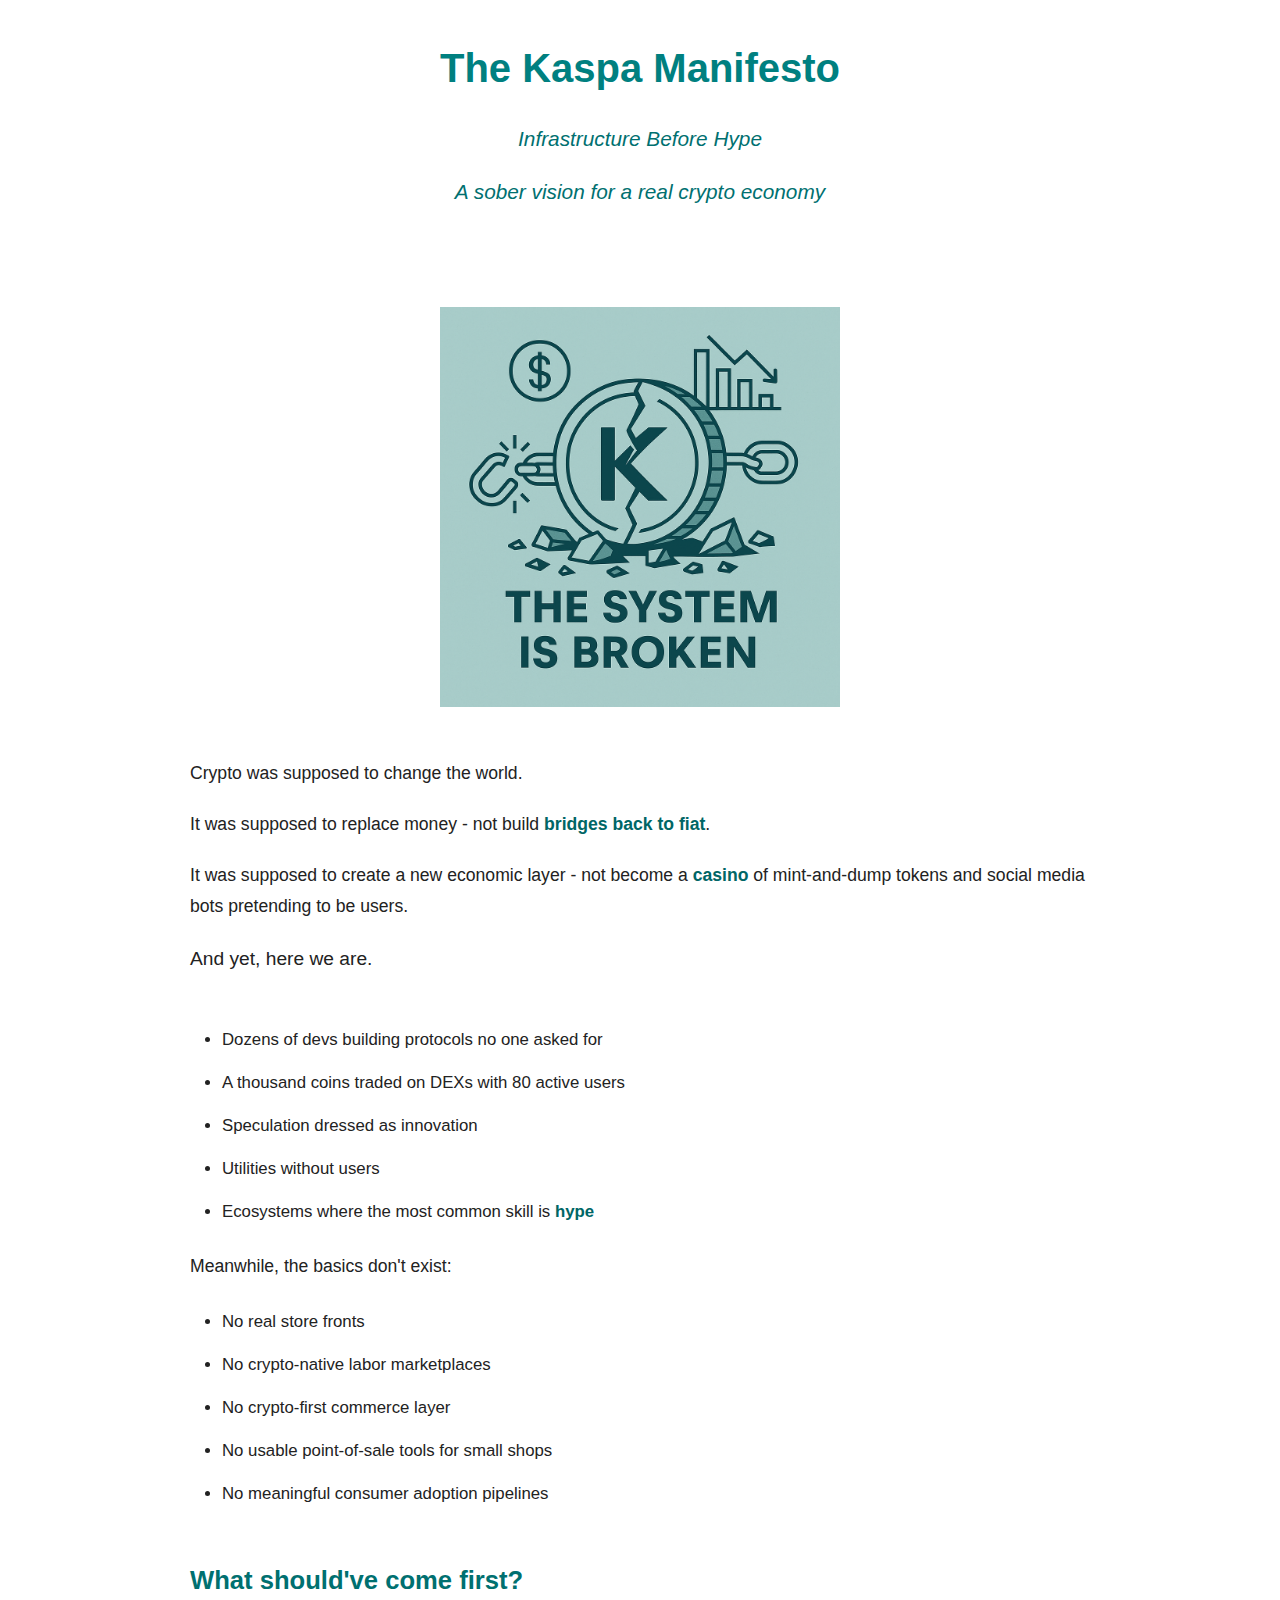
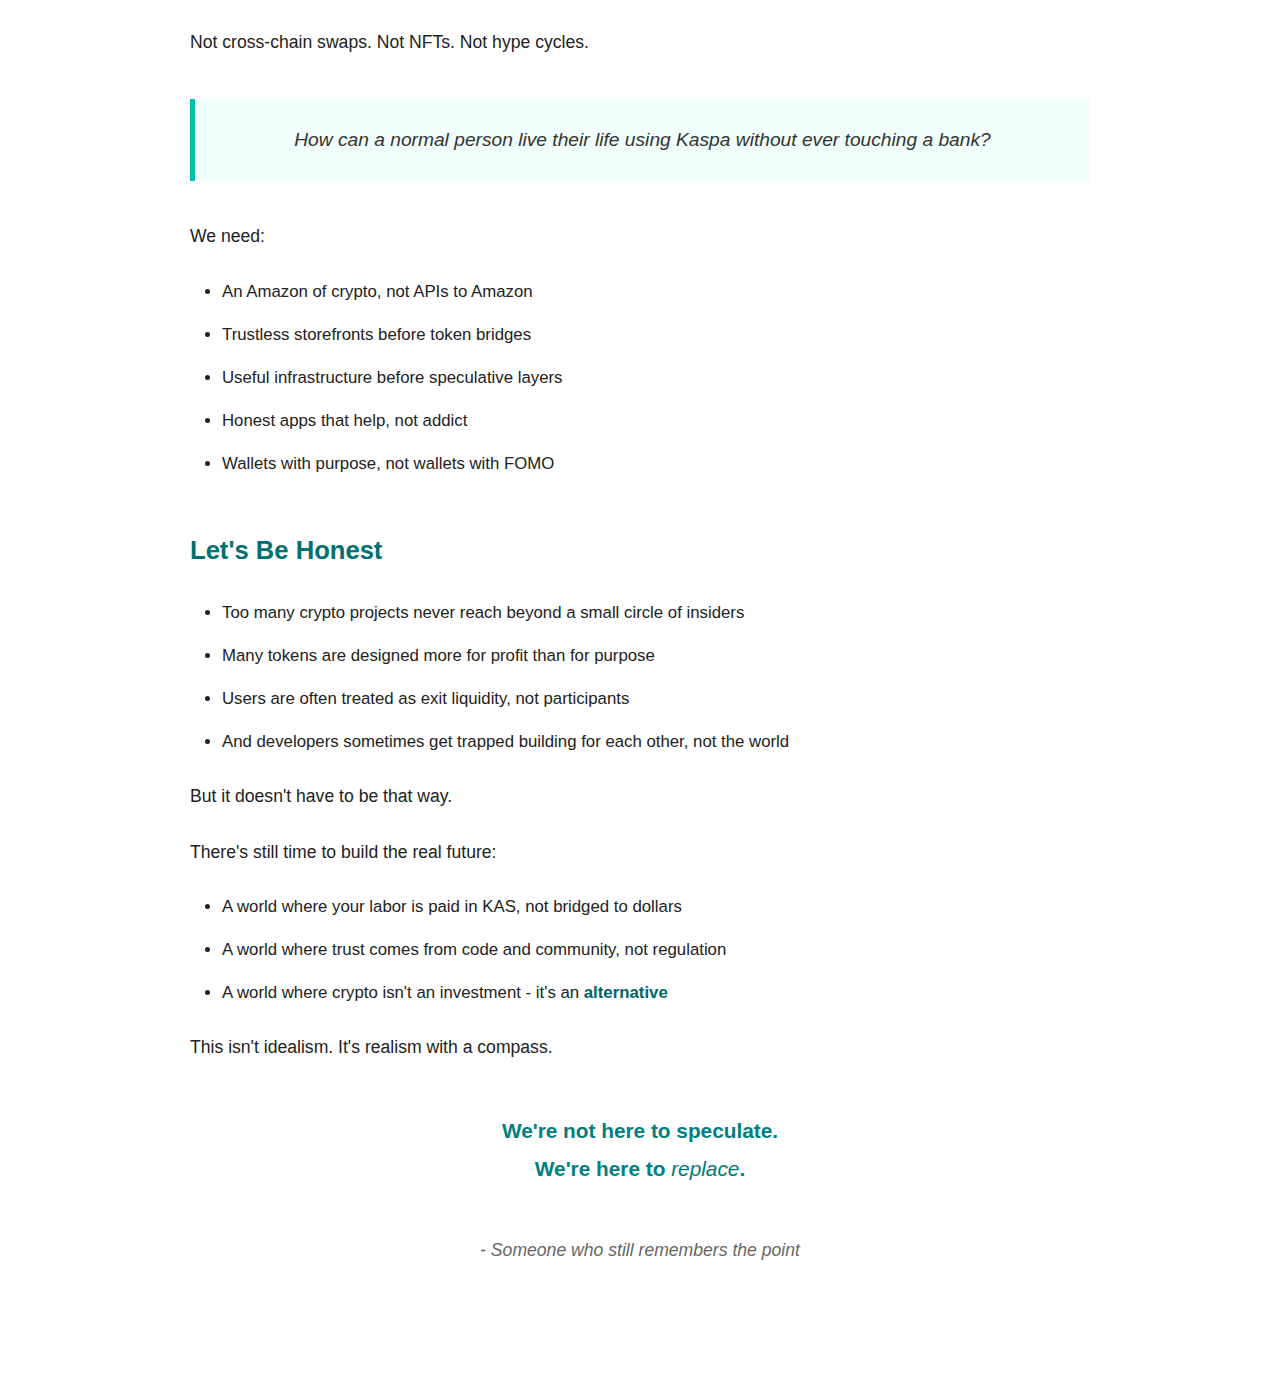
<file: manifesto-orig.html>
<!DOCTYPE html>
<html lang="en">
<head>
  <meta charset="UTF-8" />
  <meta name="viewport" content="width=device-width, initial-scale=1.0"/>
  <title>Kaspero Labs | The Manifesto</title>
  <style>
    body {
      background-color: #ffffff;
      color: #222222;
      font-family: 'Segoe UI', Tahoma, Geneva, Verdana, sans-serif;
      margin: 0;
      padding: 0;
      line-height: 1.8;
    }

    .header-image {
      display: flex;
      justify-content: center;
      align-items: center;
      padding: 3rem 0 2rem;
    }

    .header-image img {
      width: 400px;
      max-width: 90%;
      height: auto;
    }

    .container {
      max-width: 900px;
      margin: 0 auto;
      padding: 0 1.5rem 4rem;
    }

    h1 {
      color: #008080;
      font-size: 2.5rem;
      font-weight: 700;
      margin: 2rem 0 1rem;
      text-align: center;
    }

    .subtitle {
      color: #007070;
      font-size: 1.3rem;
      font-weight: 400;
      text-align: center;
      margin-bottom: 3rem;
      font-style: italic;
    }

    h2 {
      color: #007070;
      font-size: 1.6rem;
      font-weight: 600;
      margin: 3rem 0 1.5rem;
    }

    p {
      margin: 1.5rem 0;
      font-size: 1.1rem;
    }

    .opening-section p {
      margin: 1.2rem 0;
    }

    .highlight-text {
      font-size: 1.2rem;
      font-weight: 500;
      margin: 2rem 0;
    }

    em {
      color: #007878;
      font-style: italic;
      font-weight: 500;
    }

    strong {
      color: #006666;
      font-weight: 700;
    }

    blockquote {
      background: #f0fdfa;
      border-left: 5px solid #00c2a8;
      padding: 1.5rem;
      margin: 2.5rem 0;
      font-style: italic;
      color: #333;
      font-size: 1.2rem;
      font-weight: 500;
      text-align: center;
    }

    ul {
      margin: 1.5rem 0;
      padding-left: 2rem;
    }

    li {
      margin: 0.8rem 0;
      font-size: 1.05rem;
    }

    .section {
      margin: 3rem 0;
    }

    .closing-statement {
      font-size: 1.3rem;
      font-weight: 600;
      text-align: center;
      margin: 3rem 0;
      color: #008080;
    }

    .signature {
      text-align: center;
      margin: 3rem 0;
      font-style: italic;
      color: #666;
      font-size: 1.1rem;
    }

    footer {
      text-align: center;
      margin: 4rem 0 2rem;
      color: #999999;
      font-size: 0.9rem;
    }
  </style>
</head>
<body>


<div class="container">
  <h1>The Kaspa Manifesto</h1>
  <div class="subtitle">Infrastructure Before Hype</div>
  <div class="subtitle" style="margin-top: -2rem;">A sober vision for a real crypto economy</div>

<div class="header-image">
  <img src="broken_system.png" alt="The System Is Broken Visual">
</div>


  <div class="opening-section">
    <p>Crypto was supposed to change the world.</p>
    <p>It was supposed to replace money - not build <strong>bridges back to fiat</strong>.</p>
    <p>It was supposed to create a new economic layer - not become a <strong>casino</strong> of mint-and-dump tokens and social media bots pretending to be users.</p>
    <p class="highlight-text">And yet, here we are.</p>
  </div>

  <div class="section">
    <ul>
      <li>Dozens of devs building protocols no one asked for</li>
      <li>A thousand coins traded on DEXs with 80 active users</li>
      <li>Speculation dressed as innovation</li>
      <li>Utilities without users</li>
      <li>Ecosystems where the most common skill is <strong>hype</strong></li>
    </ul>

    <p>Meanwhile, the basics don't exist:</p>
    <ul>
      <li>No real store fronts</li>
      <li>No crypto-native labor marketplaces</li>
      <li>No crypto-first commerce layer</li>
      <li>No usable point-of-sale tools for small shops</li>
      <li>No meaningful consumer adoption pipelines</li>
    </ul>
  </div>

  <div class="section">
    <h2>What should've come first?</h2>
    <p>Not cross-chain swaps. Not NFTs. Not hype cycles.</p>

    <blockquote>How can a normal person live their life using Kaspa without ever touching a bank?</blockquote>

    <p>We need:</p>
    <ul>
      <li>An Amazon of crypto, not APIs to Amazon</li>
      <li>Trustless storefronts before token bridges</li>
      <li>Useful infrastructure before speculative layers</li>
      <li>Honest apps that help, not addict</li>
      <li>Wallets with purpose, not wallets with FOMO</li>
    </ul>
  </div>

  <div class="section">
    <h2>Let's Be Honest</h2>
    <ul>
      <li>Too many crypto projects never reach beyond a small circle of insiders</li>
      <li>Many tokens are designed more for profit than for purpose</li>
      <li>Users are often treated as exit liquidity, not participants</li>
      <li>And developers sometimes get trapped building for each other, not the world</li>
    </ul>

    <p>But it doesn't have to be that way.</p>

    <p>There's still time to build the real future:</p>
    <ul>
      <li>A world where your labor is paid in KAS, not bridged to dollars</li>
      <li>A world where trust comes from code and community, not regulation</li>
      <li>A world where crypto isn't an investment - it's an <strong>alternative</strong></li>
    </ul>

    <p>This isn't idealism. It's realism with a compass.</p>
  </div>

  <div class="closing-statement">
    We're not here to speculate.<br>We're here to <em>replace</em>.
  </div>

  <div class="signature">
    - Someone who still remembers the point
  </div>
</div>

</body>
</html>
</file>
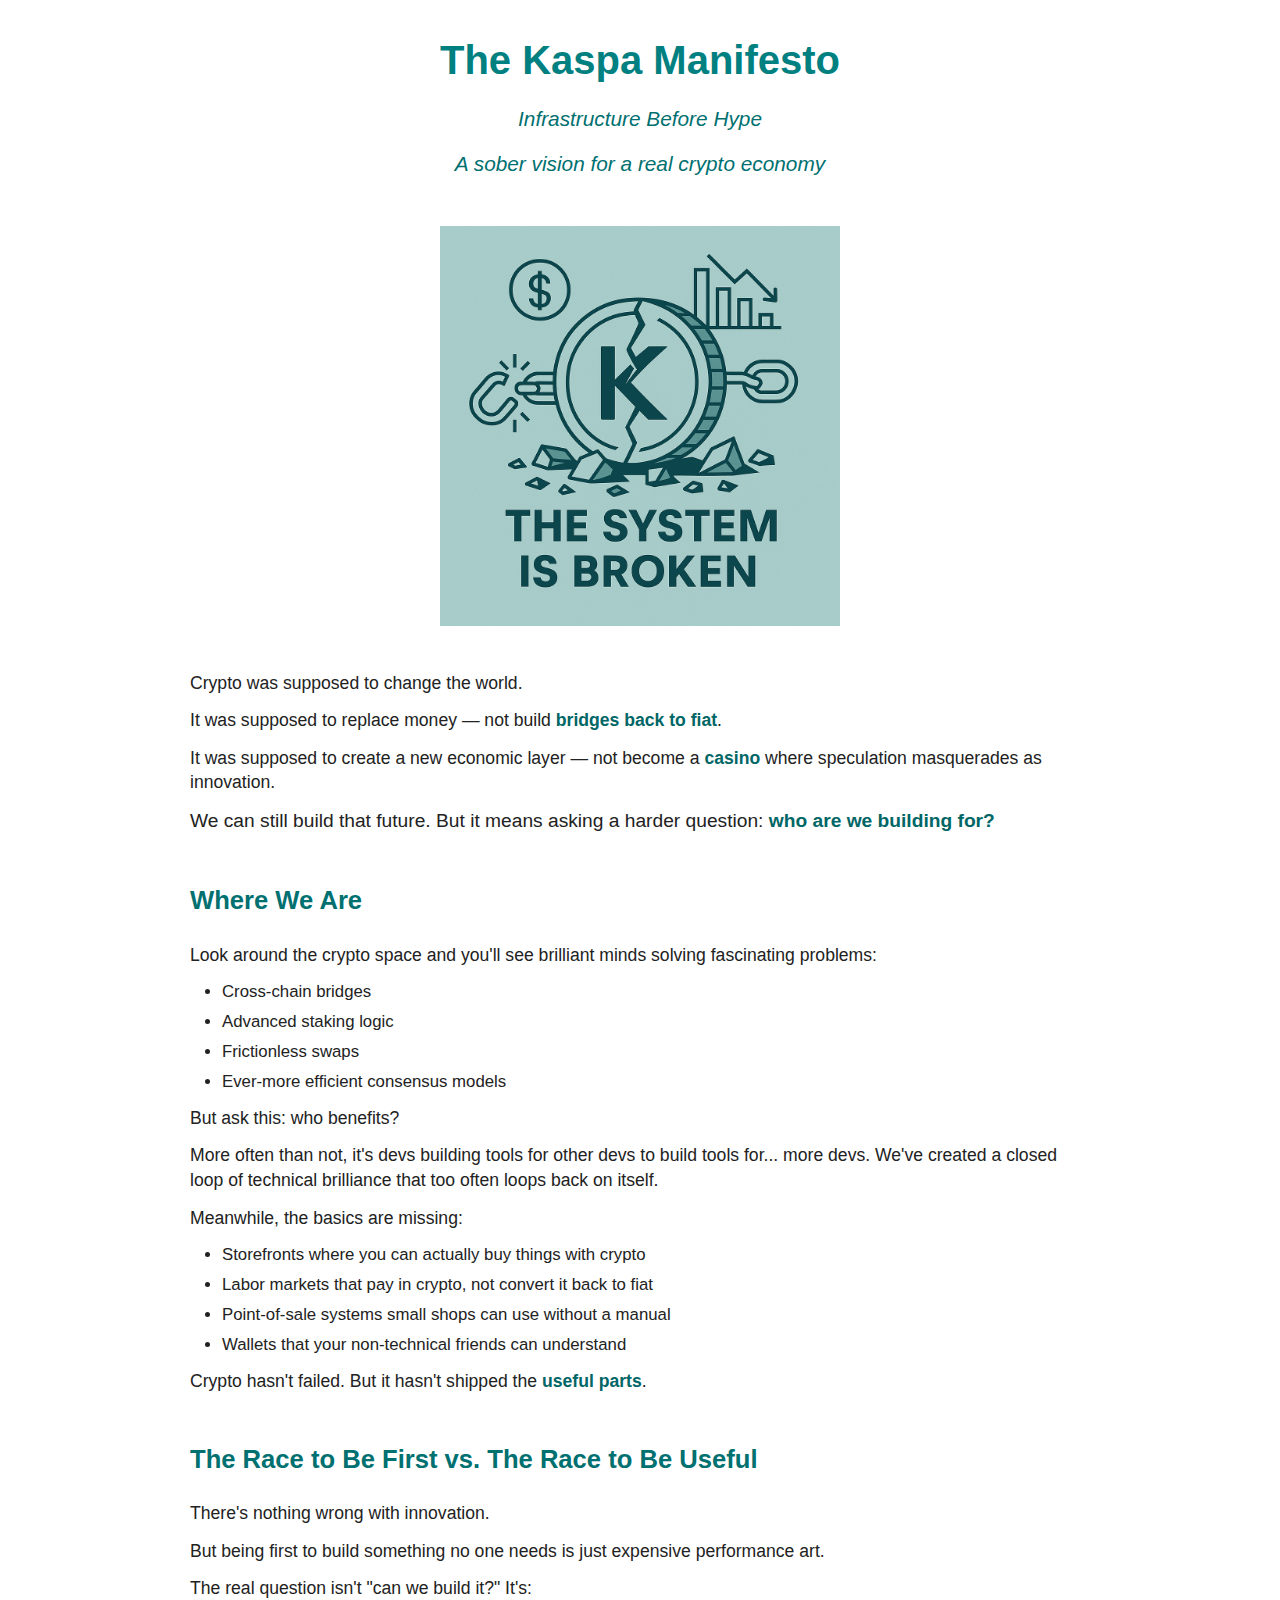
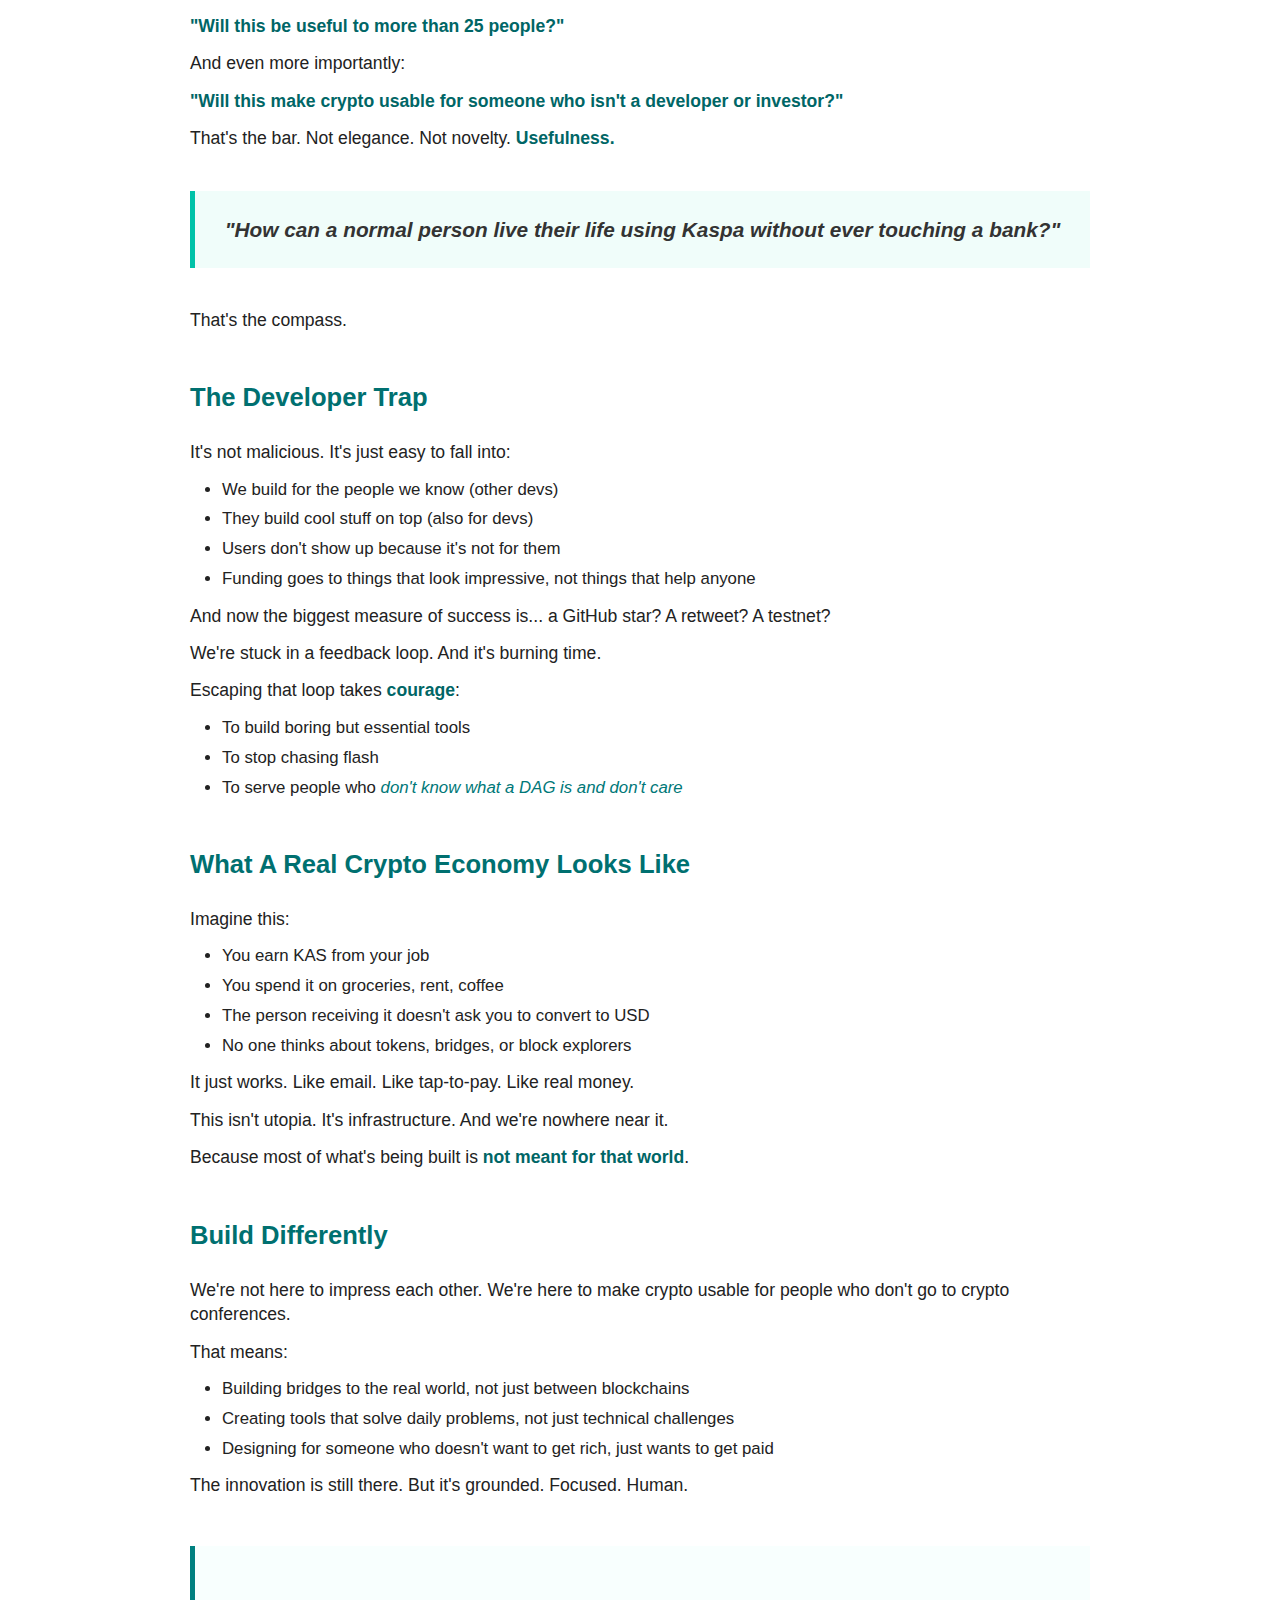
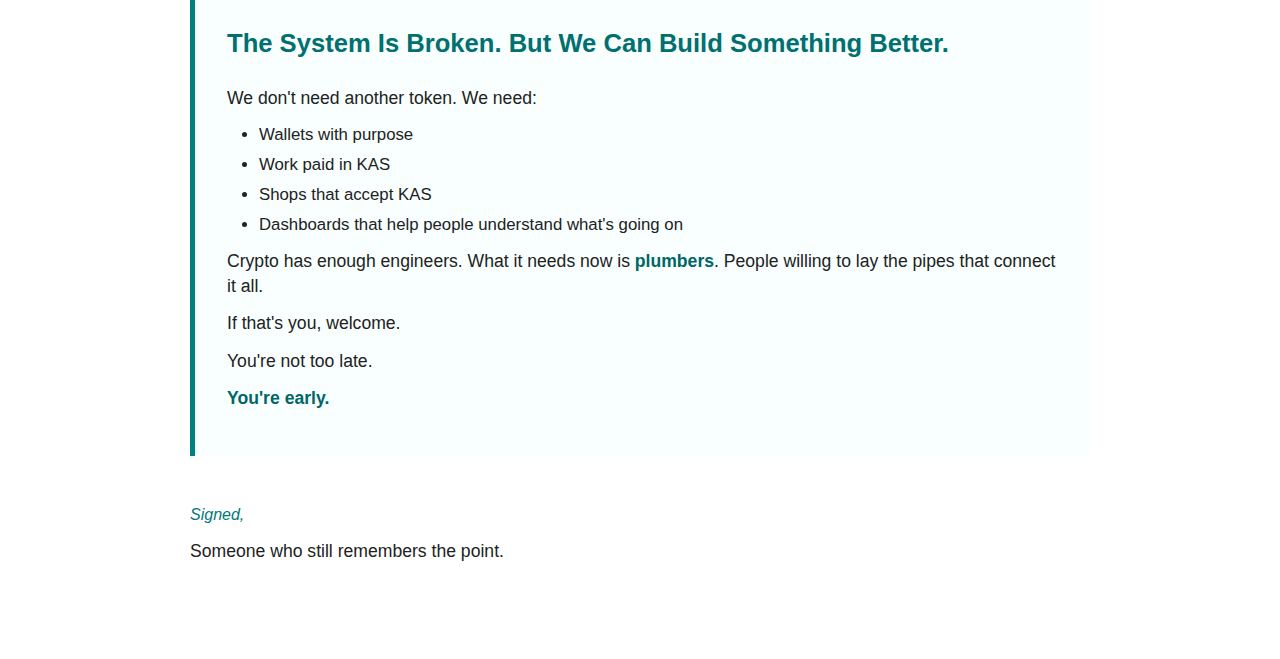
<file: manifesto.html>
<!DOCTYPE html>
<html lang="en">
<head>
  <meta charset="UTF-8" />
  <meta name="viewport" content="width=device-width, initial-scale=1.0"/>
  <title>Kaspero Labs | The Manifesto</title>
  <style>
    body {
      background-color: #ffffff;
      color: #222222;
      font-family: 'Segoe UI', Tahoma, Geneva, Verdana, sans-serif;
      margin: 0;
      padding: 0;
      line-height: 1.4;
    }

    .header-image {
      display: flex;
      justify-content: center;
      align-items: center;
      padding: 2rem 0;
    }

    .header-image img {
      width: 400px;
      max-width: 90%;
      height: auto;
    }

    .container {
      max-width: 900px;
      margin: 0 auto;
      padding: 0 1.5rem 4rem;
    }

    h1 {
      color: #008080;
      font-size: 2.5rem;
      font-weight: 700;
      margin: 2rem 0 1rem;
      text-align: center;
    }

    .subtitle {
      color: #007070;
      font-size: 1.3rem;
      font-weight: 400;
      text-align: center;
      margin-bottom: 1rem;
      font-style: italic;
    }

    h2 {
      color: #007070;
      font-size: 1.6rem;
      font-weight: 600;
      margin: 3rem 0 1.5rem;
    }

    p {
      margin: 0.8rem 0;
      font-size: 1.1rem;
    }

    .opening-section p {
      margin: 0.8rem 0;
    }

    .highlight-text {
      font-size: 1.2rem;
      font-weight: 500;
      margin: 2rem 0;
    }

    em {
      color: #007878;
      font-style: italic;
      font-weight: 500;
    }

    strong {
      color: #006666;
      font-weight: 700;
    }

    blockquote {
      background: #f0fdfa;
      border-left: 5px solid #00c2a8;
      padding: 1.5rem;
      margin: 2.5rem 0;
      font-style: italic;
      color: #333;
      font-size: 1.2rem;
      font-weight: 500;
      text-align: center;
    }

    .quote-large {
      background: #f0fdfa;
      border-left: 5px solid #00c2a8;
      padding: 1.5rem;
      margin: 2.5rem 0;
      font-style: italic;
      color: #333;
      font-size: 1.3rem;
      font-weight: 600;
      text-align: center;
    }

    ul {
      margin: 0.8rem 0;
      padding-left: 2rem;
    }

    li {
      margin: 0.4rem 0;
      font-size: 1.05rem;
    }

    .section {
      margin: 2rem 0;
    }

    .closing-statement {
      font-size: 1.3rem;
      font-weight: 600;
      text-align: center;
      margin: 3rem 0;
      color: #008080;
    }

    .signature {
      text-align: center;
      margin: 3rem 0;
      font-style: italic;
      color: #666;
      font-size: 1.1rem;
    }

    .compass-section {
      text-align: center;
      margin: 2rem 0;
      font-size: 1.1rem;
    }

    .final-section {
      background: #f8fffe;
      padding: 2rem;
      margin: 3rem 0;
      border-left: 5px solid #008080;
    }

    footer {
      text-align: center;
      margin: 4rem 0 2rem;
      color: #999999;
      font-size: 0.9rem;
    }
  </style>
</head>
<body>

<div class="container">
  <h1>The Kaspa Manifesto</h1>
  <div class="subtitle">Infrastructure Before Hype</div>
  <div class="subtitle">A sober vision for a real crypto economy</div>

  <div class="header-image">
    <img src="broken_system.png" alt="The System Is Broken Visual">
  </div>

  <div class="opening-section">
    <p>Crypto was supposed to change the world.</p>
    <p>It was supposed to replace money — not build <strong>bridges back to fiat</strong>.</p>
    <p>It was supposed to create a new economic layer — not become a <strong>casino</strong> where speculation masquerades as innovation.</p>
    <p class="highlight-text">We can still build that future. But it means asking a harder question: <strong>who are we building for?</strong></p>
  </div>

  <div class="section">
    <h2>Where We Are</h2>
    <p>Look around the crypto space and you'll see brilliant minds solving fascinating problems:</p>
    <ul>
      <li>Cross-chain bridges</li>
      <li>Advanced staking logic</li>
      <li>Frictionless swaps</li>
      <li>Ever-more efficient consensus models</li>
    </ul>

    <p>But ask this: who benefits?</p>

    <p>More often than not, it's devs building tools for other devs to build tools for... more devs. We've created a closed loop of technical brilliance that too often loops back on itself.</p>

    <p>Meanwhile, the basics are missing:</p>
    <ul>
      <li>Storefronts where you can actually buy things with crypto</li>
      <li>Labor markets that pay in crypto, not convert it back to fiat</li>
      <li>Point-of-sale systems small shops can use without a manual</li>
      <li>Wallets that your non-technical friends can understand</li>
    </ul>

    <p>Crypto hasn't failed. But it hasn't shipped the <strong>useful parts</strong>.</p>
  </div>

  <div class="section">
    <h2>The Race to Be First vs. The Race to Be Useful</h2>
    <p>There's nothing wrong with innovation.</p>
    <p>But being first to build something no one needs is just expensive performance art.</p>

    <p>The real question isn't "can we build it?" It's:</p>
    <p><strong>"Will this be useful to more than 25 people?"</strong></p>

    <p>And even more importantly:</p>
    <p><strong>"Will this make crypto usable for someone who isn't a developer or investor?"</strong></p>

    <p>That's the bar. Not elegance. Not novelty. <strong>Usefulness.</strong></p>

    <div class="quote-large">
      "How can a normal person live their life using Kaspa without ever touching a bank?"
    </div>

    <div class="section">
      <p>That's the compass.</p>
    </div>
  </div>

  <div class="section">
    <h2>The Developer Trap</h2>
    <p>It's not malicious. It's just easy to fall into:</p>
    <ul>
      <li>We build for the people we know (other devs)</li>
      <li>They build cool stuff on top (also for devs)</li>
      <li>Users don't show up because it's not for them</li>
      <li>Funding goes to things that look impressive, not things that help anyone</li>
    </ul>

    <p>And now the biggest measure of success is... a GitHub star? A retweet? A testnet?</p>

    <p>We're stuck in a feedback loop. And it's burning time.</p>

    <p>Escaping that loop takes <strong>courage</strong>:</p>
    <ul>
      <li>To build boring but essential tools</li>
      <li>To stop chasing flash</li>
      <li>To serve people who <em>don't know what a DAG is and don't care</em></li>
    </ul>
  </div>

  <div class="section">
    <h2>What A Real Crypto Economy Looks Like</h2>
    <p>Imagine this:</p>
    <ul>
      <li>You earn KAS from your job</li>
      <li>You spend it on groceries, rent, coffee</li>
      <li>The person receiving it doesn't ask you to convert to USD</li>
      <li>No one thinks about tokens, bridges, or block explorers</li>
    </ul>

    <p>It just works. Like email. Like tap-to-pay. Like real money.</p>

    <p>This isn't utopia. It's infrastructure. And we're nowhere near it.</p>

    <p>Because most of what's being built is <strong>not meant for that world</strong>.</p>
  </div>

  <div class="section">
    <h2>Build Differently</h2>
    <p>We're not here to impress each other. We're here to make crypto usable for people who don't go to crypto conferences.</p>

    <p>That means:</p>
    <ul>
      <li>Building bridges to the real world, not just between blockchains</li>
      <li>Creating tools that solve daily problems, not just technical challenges</li>
      <li>Designing for someone who doesn't want to get rich, just wants to get paid</li>
    </ul>

    <p>The innovation is still there. But it's grounded. Focused. Human.</p>
  </div>

  <div class="final-section">
    <h2>The System Is Broken. But We Can Build Something Better.</h2>
    <p>We don't need another token. We need:</p>
    <ul>
      <li>Wallets with purpose</li>
      <li>Work paid in KAS</li>
      <li>Shops that accept KAS</li>
      <li>Dashboards that help people understand what's going on</li>
    </ul>

    <p>Crypto has enough engineers. What it needs now is <strong>plumbers</strong>. People willing to lay the pipes that connect it all.</p>

    <p>If that's you, welcome.</p>
    <p>You're not too late.</p>
    <p><strong>You're early.</strong></p>
  </div>

  <div class="section">
    <em>Signed,</em> <p>Someone who still remembers the point.</p>
  </div>
</div>

</body>
</html>
</file>
<file: styles.css>
:root {
  --primary: #70C7BA;
  --primary-dark: #5AB6A9;
  --secondary: #222;
  --accent: #FFB347;
  --light: #f8f9fa;
  --dark: #222;
  --gradient: linear-gradient(135deg, var(--primary) 0%, #5574d1 100%);
}

* {
  box-sizing: border-box;
  margin: 0;
  padding: 0;
}

body {
  font-family: 'Segoe UI', Roboto, Oxygen, Ubuntu, Cantarell, 'Open Sans', sans-serif;
  background: var(--light);
  color: #333;
  line-height: 1.6;
  overflow-x: hidden;
}

.top-bar {
  display: flex;
  justify-content: flex-end;
  align-items: center;
  padding: 0.75rem 2rem;
  background-color: var(--secondary);
  position: relative;
  z-index: 100;
}

.social-icons {
  display: flex;
  gap: 1.2rem;
}

.social-icons a {
  color: var(--light);
  font-size: 1.2rem;
  transition: all 0.2s ease;
  display: flex;
  align-items: center;
  justify-content: center;
  width: 36px;
  height: 36px;
  border-radius: 50%;
  background-color: rgba(255,255,255,0.1);
}

.social-icons a:hover {
  color: var(--primary);
  background-color: rgba(255,255,255,0.2);
  transform: translateY(-2px);
}

header {
  background: var(--gradient);
  color: white;
  padding: 2.5rem 1.5rem;
  text-align: center;
  position: relative;
  overflow: hidden;
  box-shadow: 0 4px 12px rgba(0,0,0,0.1);
}

header::before {
  content: '';
  position: absolute;
  top: 0;
  left: 0;
  width: 100%;
  height: 100%;
  background-image: url("data:image/svg+xml,%3Csvg width='100' height='100' viewBox='0 0 100 100' xmlns='http://www.w3.org/2000/svg'%3E%3Cpath d='M11 18c3.866 0 7-3.134 7-7s-3.134-7-7-7-7 3.134-7 7 3.134 7 7 7zm48 25c3.866 0 7-3.134 7-7s-3.134-7-7-7-7 3.134-7 7 3.134 7 7 7zm-43-7c1.657 0 3-1.343 3-3s-1.343-3-3-3-3 1.343-3 3 1.343 3 3 3zm63 31c1.657 0 3-1.343 3-3s-1.343-3-3-3-3 1.343-3 3 1.343 3 3 3zM34 90c1.657 0 3-1.343 3-3s-1.343-3-3-3-3 1.343-3 3 1.343 3 3 3zm56-76c1.657 0 3-1.343 3-3s-1.343-3-3-3-3 1.343-3 3 1.343 3 3 3zM12 86c2.21 0 4-1.79 4-4s-1.79-4-4-4-4 1.79-4 4 1.79 4 4 4zm28-65c2.21 0 4-1.79 4-4s-1.79-4-4-4-4 1.79-4 4 1.79 4 4 4zm23-11c2.76 0 5-2.24 5-5s-2.24-5-5-5-5 2.24-5 5 2.24 5 5 5zm-6 60c2.21 0 4-1.79 4-4s-1.79-4-4-4-4 1.79-4 4 1.79 4 4 4zm29 22c2.76 0 5-2.24 5-5s-2.24-5-5-5-5 2.24-5 5 2.24 5 5 5zM32 63c2.76 0 5-2.24 5-5s-2.24-5-5-5-5 2.24-5 5 2.24 5 5 5zm57-13c2.76 0 5-2.24 5-5s-2.24-5-5-5-5 2.24-5 5 2.24 5 5 5zm-9-21c1.105 0 2-.895 2-2s-.895-2-2-2-2 .895-2 2 .895 2 2 2zM60 91c1.105 0 2-.895 2-2s-.895-2-2-2-2 .895-2 2 .895 2 2 2zM35 41c1.105 0 2-.895 2-2s-.895-2-2-2-2 .895-2 2 .895 2 2 2zM12 60c1.105 0 2-.895 2-2s-.895-2-2-2-2 .895-2 2 .895 2 2 2z' fill='rgba(255,255,255,0.05)' fill-rule='evenodd'/%3E%3C/svg%3E");
  opacity: 0.6;
  z-index: 0;
}

header h1 {
  font-size: 3rem;
  font-weight: 800;
  margin-bottom: 0.5rem;
  letter-spacing: -0.5px;
  position: relative;
  z-index: 1;
}

header h1::after {
  content: "";
  display: block;
  width: 80px;
  height: 4px;
  background: var(--accent);
  margin: 0.5rem auto;
  border-radius: 2px;
}

.intro {
  padding: 3.5rem 2rem;
  text-align: center;
  max-width: 800px;
  margin: auto;
  position: relative;
}

.intro::before {
  content: "";
  position: absolute;
  width: 150px;
  height: 3px;
  background: var(--gradient);
  left: 50%;
  transform: translateX(-50%);
  top: -1.5rem;
  border-radius: 3px;
}

.intro p {
  font-size: 1.3rem;
  line-height: 1.7;
  color: #555;
  margin-bottom: 1.5rem;
}

.intro .collab-text {
  font-size: 1.2rem;
  line-height: 1.6;
  color: #444;
  background-color: rgba(112, 199, 186, 0.1);
  padding: 1.2rem;
  border-radius: 12px;
  border-left: 4px solid var(--primary);
  margin-top: 0.5rem;
}

.intro h2 {
  font-size: 2.2rem;
  font-weight: 700;
  margin-bottom: 1.5rem;
  color: var(--dark);
  line-height: 1.3;
}

.section-title {
  text-align: center;
  margin: 3rem 0 2rem;
  font-size: 2.2rem;
  font-weight: 700;
  color: var(--secondary);
  position: relative;
}

.section-title::after {
  content: "";
  display: block;
  width: 60px;
  height: 4px;
  background: var(--gradient);
  margin: 1rem auto;
  border-radius: 2px;
}

.apps-grid {
  display: grid;
  grid-template-columns: repeat(auto-fit, minmax(280px, 1fr));
  gap: 2.5rem;
  max-width: 1200px;
  margin: 0 auto 3rem;
  padding: 1rem 2rem;
}

.app-section {
  background: white;
  padding: 1.5rem;
  border-radius: 16px;
  box-shadow: 0 10px 30px rgba(0,0,0,0.05);
  transition: transform 0.3s ease, box-shadow 0.3s ease;
  overflow: hidden;
  position: relative;
  border: 1px solid rgba(0,0,0,0.05);
}

.app-section:hover {
  transform: translateY(-5px);
  box-shadow: 0 15px 35px rgba(0,0,0,0.1);
}

.app-section::before {
  content: "";
  position: absolute;
  top: 0;
  left: 0;
  width: 100%;
  height: 5px;
  background: var(--gradient);
}

.app-header {
  display: flex;
  align-items: center;
  gap: 1.2rem;
  margin-bottom: 1.5rem;
}

.app-header img {
  width: 60px;
  height: 60px;
  border-radius: 14px;
  object-fit: cover;
  box-shadow: 0 4px 8px rgba(0,0,0,0.08);
  border: 2px solid rgba(255,255,255,0.8);
  background: var(--light);
  padding: 5px;
}

.app-header h2 {
  margin: 0;
  font-size: 1.4rem;
  font-weight: 700;
  color: var(--secondary);
  letter-spacing: -0.5px;
}

.app-header p {
  font-size: 0.95rem;
  color: #777;
  margin-top: 3px;
}

.carousel-container {
  position: relative;
  display: flex;
  align-items: center;
  justify-content: center;
  background: rgba(0,0,0,0.02);
  border-radius: 12px;
  padding: 1rem 0;
  overflow: hidden;
}

.carousel-container img {
  max-width: 100%;
  max-height: 240px;
  border-radius: 8px;
  box-shadow: 0 5px 15px rgba(0,0,0,0.08);
  transition: transform 0.3s ease;
}

.carousel-arrow {
  font-size: 1.3rem;
  background: rgba(0,0,0,0.7);
  color: white;
  height: 40px;
  width: 40px;
  display: flex;
  align-items: center;
  justify-content: center;
  border-radius: 50%;
  cursor: pointer;
  user-select: none;
  position: absolute;
  top: 50%;
  transform: translateY(-50%);
  z-index: 2;
  transition: all 0.2s ease;
}

.carousel-arrow:hover {
  background: var(--primary);
}

.arrow-left { left: 10px; }
.arrow-right { right: 10px; }
.carousel-arrow.hidden { display: none; }

.tracer-section {
  background: white;
  padding: 3rem 2rem;
  border-radius: 16px;
  max-width: 1200px;
  margin: 4rem auto;
  box-shadow: 0 10px 30px rgba(0,0,0,0.05);
  position: relative;
}

.tracer-section h2 {
  font-size: 2rem;
  color: var(--secondary);
  margin-bottom: 2rem;
  text-align: center;
  line-height: 1.4;
}

.tracer-section h2 span {
  color: var(--primary);
  font-weight: 700;
}

.main-image {
  width: 100%;
  max-height: 500px;
  object-fit: contain;
  margin-bottom: 1.5rem;
  border-radius: 12px;
  box-shadow: 0 8px 25px rgba(0,0,0,0.1);
  transition: transform 0.3s ease;
}

.main-image:hover {
  transform: scale(1.01);
}

.thumbnail-bar {
  display: flex;
  gap: 0.8rem;
  justify-content: center;
  padding: 1rem 0;
  flex-wrap: wrap;
}

.thumbnail-bar img {
  width: 100px;
  height: 60px;
  cursor: pointer;
  border-radius: 8px;
  opacity: 0.6;
  border: 2px solid transparent;
  transition: all 0.2s ease;
  box-shadow: 0 2px 10px rgba(0,0,0,0.05);
}

.thumbnail-bar img:hover {
  opacity: 0.9;
}

.thumbnail-bar img.active {
  border: 2px solid var(--primary);
  opacity: 1;
  transform: scale(1.05);
}

footer {
  background: var(--secondary);
  color: white;
  text-align: center;
  padding: 3rem 1.5rem;
  margin-top: 5rem;
  position: relative;
}

footer::before {
  content: '';
  position: absolute;
  top: -20px;
  left: 0;
  width: 100%;
  height: 20px;
  background: linear-gradient(135deg, transparent 25%, var(--secondary) 25%, var(--secondary) 75%, transparent 75%);
  background-size: 40px 40px;
  background-position: 0 0;
}

footer a {
  color: var(--primary);
  margin: 0 15px;
  text-decoration: none;
  transition: color 0.2s;
  display: inline-flex;
  align-items: center;
  font-weight: 500;
}

footer a:hover {
  color: white;
}

footer a i {
  margin-right: 6px;
}

.social-links {
  margin: 1.5rem 0;
}

.contact-email {
  display: inline-flex;
  align-items: center;
  background: rgba(255,255,255,0.1);
  padding: 0.6rem 1.2rem;
  border-radius: 30px;
  margin: 1rem 0;
  font-weight: 500;
}

.contact-email i {
  margin-right: 8px;
  color: var(--primary);
}

.cta-button {
  display: inline-block;
  background: var(--primary);
  color: white;
  padding: 0.8rem 1.5rem;
  border-radius: 30px;
  text-decoration: none;
  font-weight: 600;
  margin-top: 1.5rem;
  transition: all 0.2s;
  border: none;
  cursor: pointer;
  box-shadow: 0 4px 10px rgba(0,0,0,0.1);
}

.cta-button:hover {
  background: var(--primary-dark);
  transform: translateY(-2px);
  box-shadow: 0 6px 12px rgba(0,0,0,0.15);
}

.copyright {
  margin-top: 2rem;
  font-size: 0.9rem;
  opacity: 0.7;
}

@media (max-width: 768px) {
  header h1 {
    font-size: 2.2rem;
  }
  
  .intro h2 {
    font-size: 1.8rem;
  }
  
  .intro p {
    font-size: 1.1rem;
  }
  
  .tracer-section h2 {
    font-size: 1.6rem;
  }
  
  .thumbnail-bar img {
    width: 70px;
    height: 42px;
  }
  
  .social-icons {
    gap: 0.8rem;
  }
  
  .social-icons a {
    width: 32px;
    height: 32px;
    font-size: 1rem;
  }
  
  .top-bar {
    padding: 0.5rem 1rem;
  }
}

/* Image Modal Styles */
.image-modal {
  display: none;
  position: fixed;
  z-index: 1000;
  padding: 20px;
  left: 0;
  top: 0;
  width: 100%;
  height: 100%;
  background-color: rgba(0, 0, 0, 0.9);
  flex-direction: column;
  justify-content: center;
  align-items: center;
  overflow: hidden;
}

/* CSS for the modal content wrapper */
.modal-content-wrapper {
  position: relative;
  display: flex;
  align-items: center;
  justify-content: center;
  width: 90%;
  max-width: 1200px;
}

.modal-content {
  max-width: 100%;
  max-height: 80vh;
  object-fit: contain;
  margin: auto;
  display: block;
  border-radius: 8px;
  box-shadow: 0 0 30px rgba(0, 0, 0, 0.5);
  animation: zoom 0.3s ease-in-out;
}

@keyframes zoom {
  from {transform: scale(0.8); opacity: 0;}
  to {transform: scale(1); opacity: 1;}
}

.modal-caption {
  color: white;
  font-size: 1.2rem;
  font-weight: 500;
  text-align: center;
  padding: 15px 0;
}

.close-modal {
  position: absolute;
  top: 15px;
  right: 25px;
  color: white;
  font-size: 40px;
  font-weight: bold;
  cursor: pointer;
  z-index: 1001;
  transition: all 0.2s;
}

.close-modal:hover {
  color: var(--primary);
  transform: scale(1.1);
}

  /* Updated Modal Navigation Styles */
.modal-navigation {
  position: absolute;
  width: 100%;
  max-width: 90%; /* Match max-width of the image */
  display: flex;
  justify-content: space-between;
  align-items: center;
  pointer-events: none; /* This prevents clicks on the container itself */
}

.modal-nav-btn {
  background-color: rgba(0, 0, 0, 0.5);
  border: none;
  color: white;
  font-size: 1.5rem;
  width: 50px;
  height: 50px;
  border-radius: 50%;
  display: flex;
  align-items: center;
  justify-content: center;
  cursor: pointer;
  transition: all 0.2s;
  pointer-events: auto; /* Re-enable pointer events on the buttons */
  position: absolute;
  top: 50%;
  transform: translateY(-50%);
}

.modal-nav-btn:hover {
  background-color: var(--primary);
  transform: translateY(-50%) scale(1.1);
}

.prev-btn {
  left: -70px; /* Position left of the image */
}

.next-btn {
  right: -70px; /* Position right of the image */
}

/* Media Queries for Responsive Design */
@media (max-width: 768px) {
  .modal-nav-btn {
    width: 40px;
    height: 40px;
    font-size: 1.2rem;
  }
  
  .prev-btn {
    left: -50px;
  }
  
  .next-btn {
    right: -50px;
  }
}
  .close-modal {
    font-size: 30px;
    top: 10px;
    right: 15px;
  }
  
  .modal-navigation {
    padding: 0 15px;
  }
}
</file>
